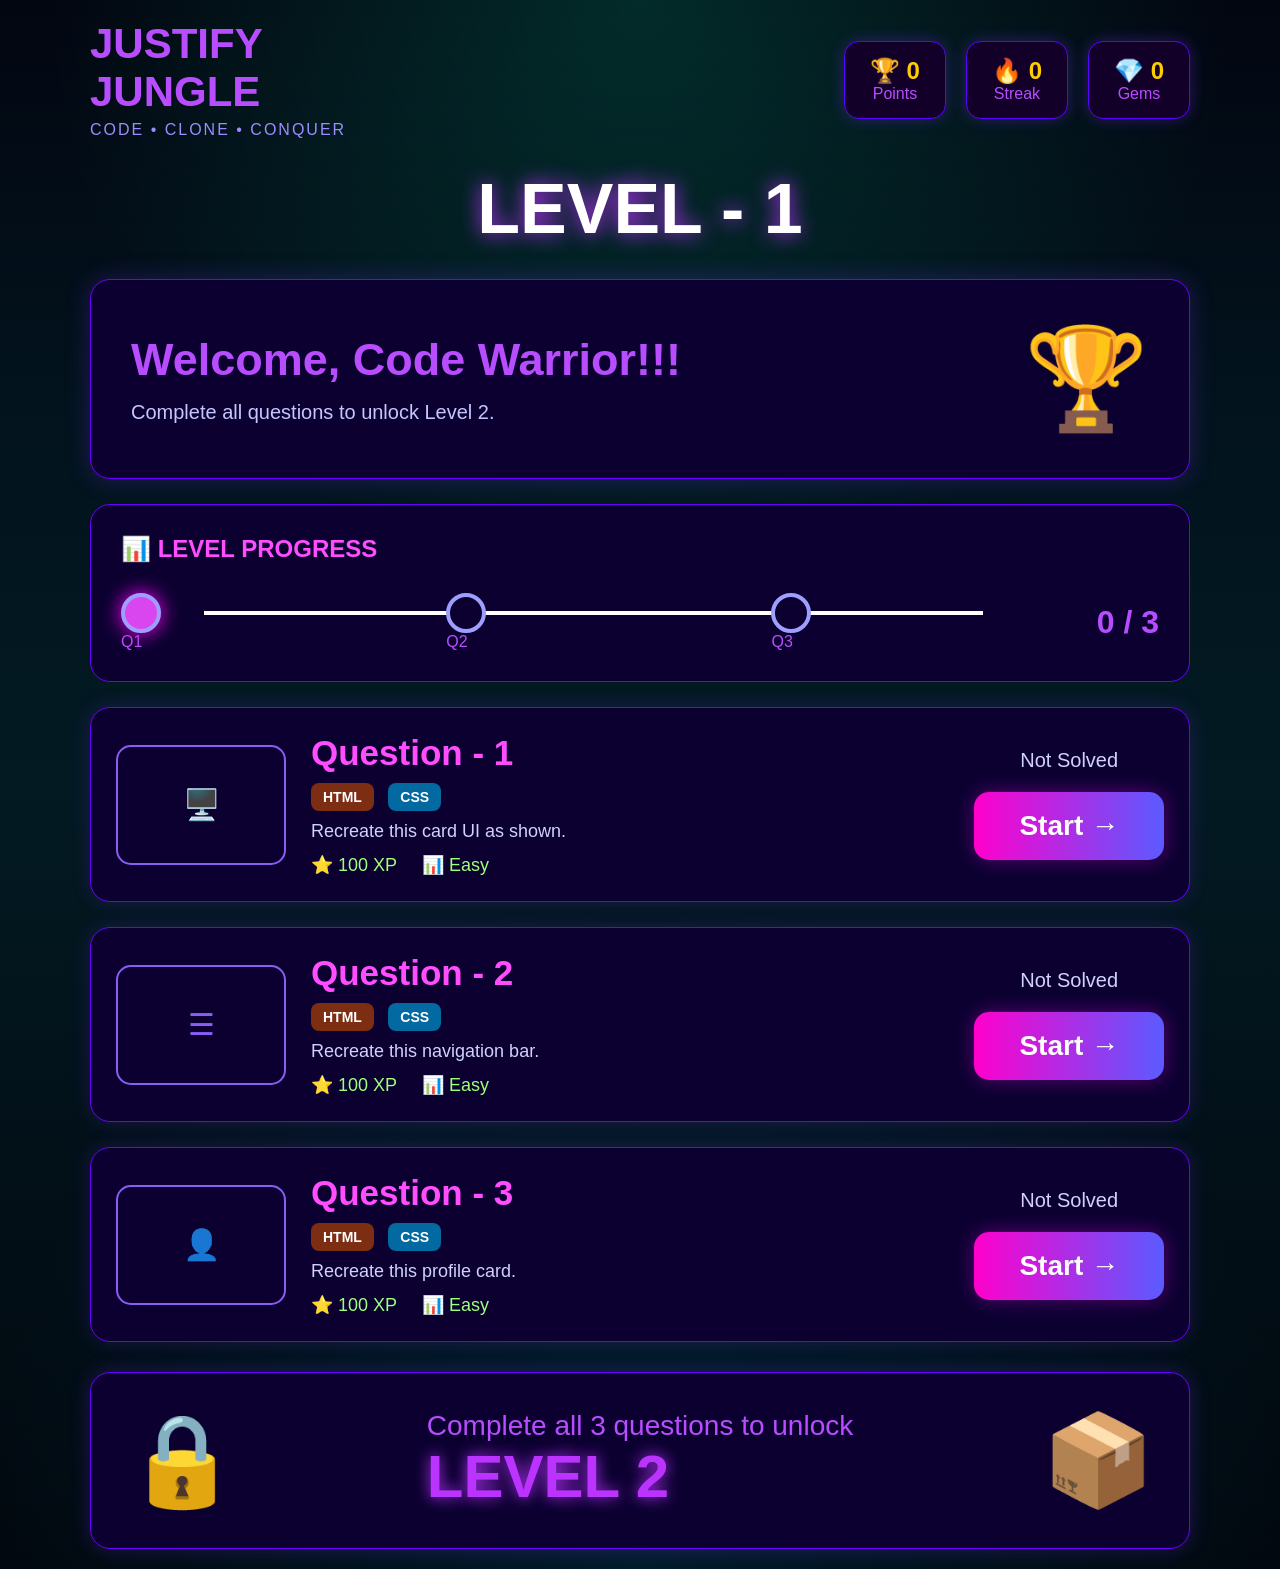
<file: index.html>
<!DOCTYPE html>
<html lang="en">
<head>
  <meta charset="UTF-8" />
  <meta name="viewport" content="width=device-width, initial-scale=1.0"/>
  <title>Code Arena</title>

  <link rel="stylesheet" href="style.css">
  

</head>
<body>

  <div class="container">

    <div class="top-bar">

      <div class="logo">
        <h1>JUSTIFY<span> <BR> JUNGLE</span></h1>
        <p>CODE • CLONE • CONQUER</p>
      </div>

      <div class="stats">

        <div class="stat-box">
          <h2>🏆 0</h2>
          <p>Points</p>
        </div>

        <div class="stat-box">
          <h2>🔥 0</h2>
          <p>Streak</p>
        </div>

        <div class="stat-box">
          <h2>💎 0</h2>
          <p>Gems</p>
        </div>

      </div>

    </div>

    <h1 class="level-title">LEVEL - 1</h1>

    <!-- WELCOME -->

    <div class="welcome">

      <div>
        <h1>Welcome, Code Warrior!!!</h1>
        <p>Complete all questions to unlock Level 2.</p>
      </div>

      <div class="trophy">🏆</div>

    </div>

    <!-- PROGRESS -->

    <div class="progress-box">

      <h2>📊 LEVEL PROGRESS</h2>

      <div class="progress-line">

        <div>
          <div class="circle active"></div>
          <p>Q1</p>
        </div>

        <div>
          <div class="circle"></div>
          <p>Q2</p>
        </div>

        <div>
          <div class="circle"></div>
          <p>Q3</p>
        </div>

        <h1>0 / 3</h1>

      </div>

    </div>

    <!-- QUESTION 1 -->

    <div class="question-card">

      <div class="left">

        <div class="preview">🖥️</div>

        <div class="question-info">

          <h2>Question - 1</h2>

          <div class="tags">
            <span class="tag html">HTML</span>
            <span class="tag css">CSS</span>
          </div>

          <p>Recreate this card UI as shown.</p>

          <div class="details">
            <span>⭐ 100 XP</span>
            <span>📊 Easy</span>
          </div>

        </div>

      </div>

      <div class="right">
        <p>Not Solved</p>
        <button>Start →</button>
      </div>

    </div>

    <!-- QUESTION 2 -->

    <div class="question-card">

      <div class="left">

        <div class="preview">☰</div>

        <div class="question-info">

          <h2>Question - 2</h2>

          <div class="tags">
            <span class="tag html">HTML</span>
            <span class="tag css">CSS</span>
          </div>

          <p>Recreate this navigation bar.</p>

          <div class="details">
            <span>⭐ 100 XP</span>
            <span>📊 Easy</span>
          </div>

        </div>

      </div>

      <div class="right">
        <p>Not Solved</p>
        <button>Start →</button>
      </div>

    </div>

    <!-- QUESTION 3 -->

    <div class="question-card">

      <div class="left">

        <div class="preview">👤</div>

        <div class="question-info">

          <h2>Question - 3</h2>

          <div class="tags">
            <span class="tag html">HTML</span>
            <span class="tag css">CSS</span>
          </div>

          <p>Recreate this profile card.</p>

          <div class="details">
            <span>⭐ 100 XP</span>
            <span>📊 Easy</span>
          </div>

        </div>

      </div>

      <div class="right">
        <p>Not Solved</p>
        <button>Start →</button>
      </div>

    </div>

    <!-- LEVEL 2 -->

    <div class="level2">

      <div class="lock">🔒</div>

      <div>
        <p style="font-size:28px;">Complete all 3 questions to unlock</p>
        <h1>LEVEL 2</h1>
      </div>

      <div class="chest">📦</div>

    </div>

  </div>
<script src="java.js"></script>
</body>
</html>
</file>
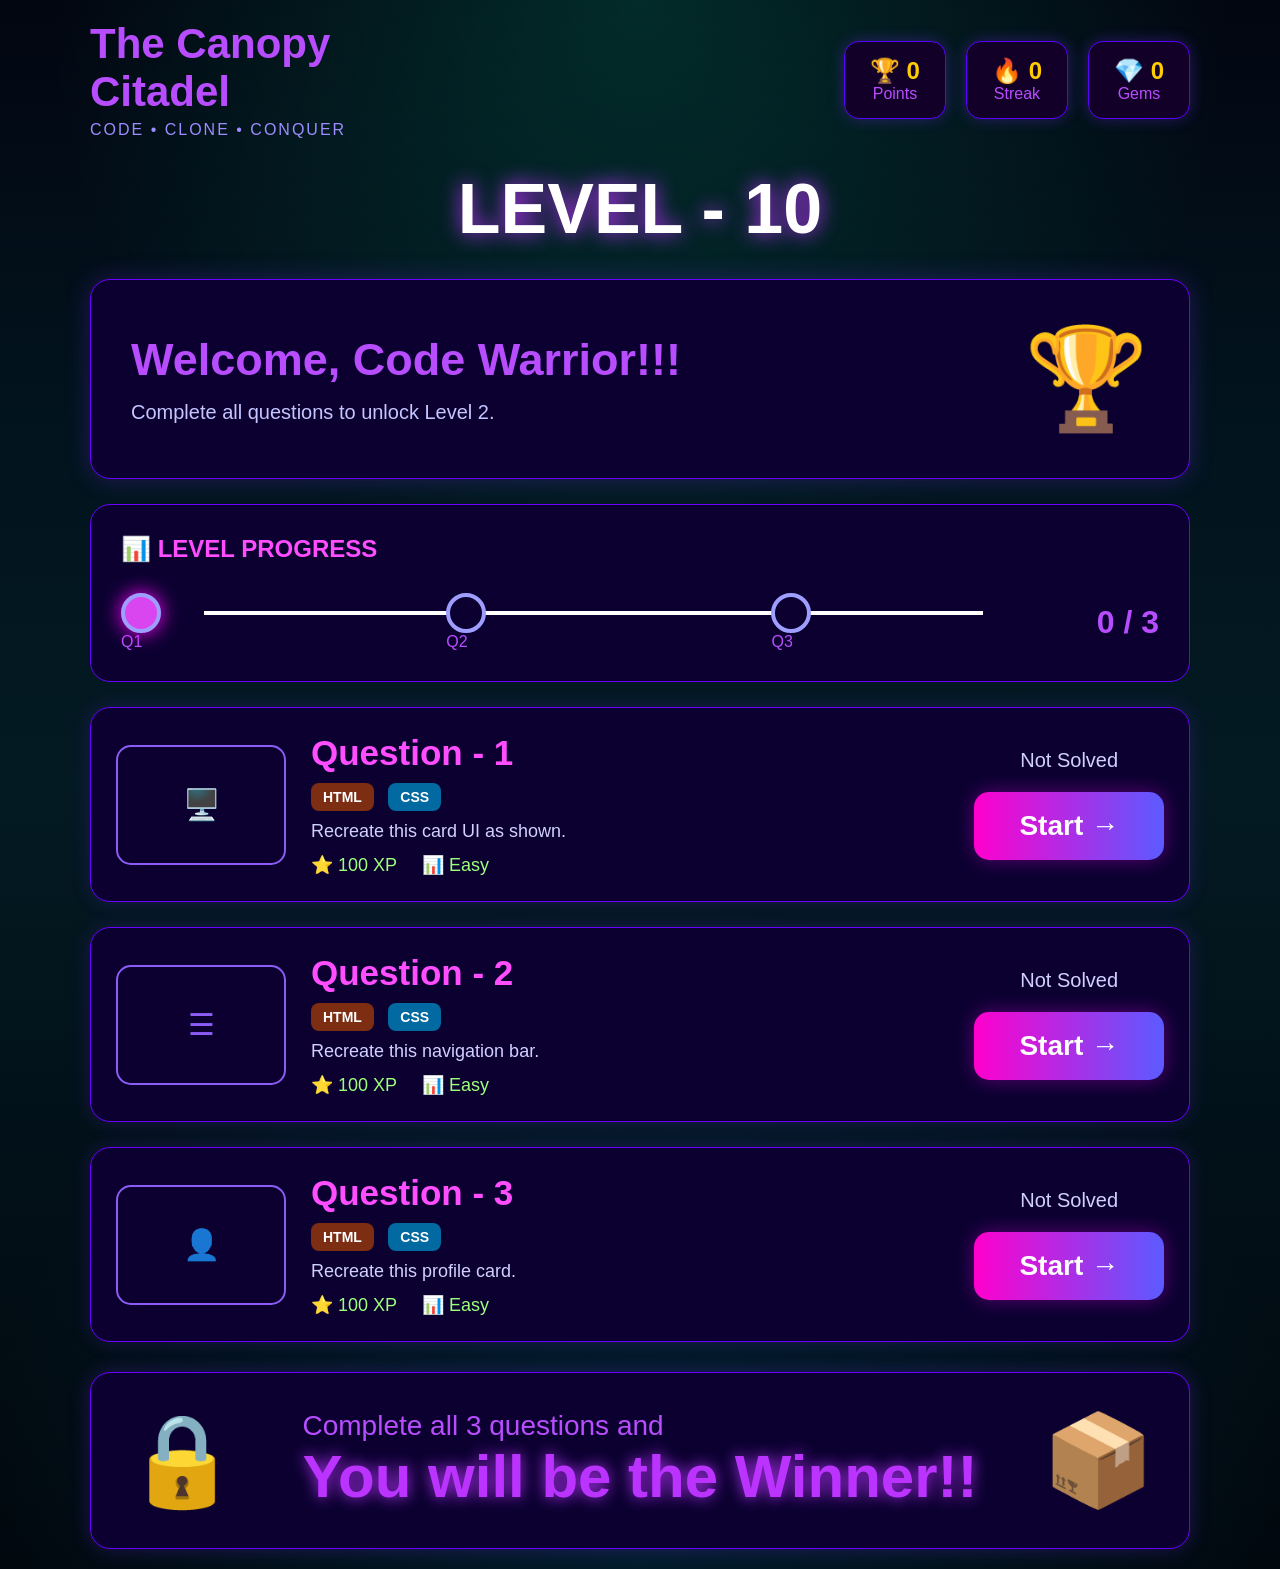
<file: index10.html>
<!DOCTYPE html>
<html lang="en">
<head>
  <meta charset="UTF-8" />
  <meta name="viewport" content="width=device-width, initial-scale=1.0"/>
  <title>Code Arena</title>

  <link rel="stylesheet" href="style.css">
  

</head>
<body>

  <div class="container">

    <div class="top-bar">

      <div class="logo">
        <h1>The Canopy<span> <BR> Citadel</span></h1>
        <p>CODE • CLONE • CONQUER</p>
      </div>

      <div class="stats">

        <div class="stat-box">
          <h2>🏆 0</h2>
          <p>Points</p>
        </div>

        <div class="stat-box">
          <h2>🔥 0</h2>
          <p>Streak</p>
        </div>

        <div class="stat-box">
          <h2>💎 0</h2>
          <p>Gems</p>
        </div>

      </div>

    </div>

    <h1 class="level-title">LEVEL - 10</h1>

    <!-- WELCOME -->

    <div class="welcome">

      <div>
        <h1>Welcome, Code Warrior!!!</h1>
        <p>Complete all questions to unlock Level 2.</p>
      </div>

      <div class="trophy">🏆</div>

    </div>

    <!-- PROGRESS -->

    <div class="progress-box">

      <h2>📊 LEVEL PROGRESS</h2>

      <div class="progress-line">

        <div>
          <div class="circle active"></div>
          <p>Q1</p>
        </div>

        <div>
          <div class="circle"></div>
          <p>Q2</p>
        </div>

        <div>
          <div class="circle"></div>
          <p>Q3</p>
        </div>

        <h1>0 / 3</h1>

      </div>

    </div>

    <!-- QUESTION 1 -->

    <div class="question-card">

      <div class="left">

        <div class="preview">🖥️</div>

        <div class="question-info">

          <h2>Question - 1</h2>

          <div class="tags">
            <span class="tag html">HTML</span>
            <span class="tag css">CSS</span>
          </div>

          <p>Recreate this card UI as shown.</p>

          <div class="details">
            <span>⭐ 100 XP</span>
            <span>📊 Easy</span>
          </div>

        </div>

      </div>

      <div class="right">
        <p>Not Solved</p>
        <button>Start →</button>
      </div>

    </div>

    <!-- QUESTION 2 -->

    <div class="question-card">

      <div class="left">

        <div class="preview">☰</div>

        <div class="question-info">

          <h2>Question - 2</h2>

          <div class="tags">
            <span class="tag html">HTML</span>
            <span class="tag css">CSS</span>
          </div>

          <p>Recreate this navigation bar.</p>

          <div class="details">
            <span>⭐ 100 XP</span>
            <span>📊 Easy</span>
          </div>

        </div>

      </div>

      <div class="right">
        <p>Not Solved</p>
        <button>Start →</button>
      </div>

    </div>

    <!-- QUESTION 3 -->

    <div class="question-card">

      <div class="left">

        <div class="preview">👤</div>

        <div class="question-info">

          <h2>Question - 3</h2>

          <div class="tags">
            <span class="tag html">HTML</span>
            <span class="tag css">CSS</span>
          </div>

          <p>Recreate this profile card.</p>

          <div class="details">
            <span>⭐ 100 XP</span>
            <span>📊 Easy</span>
          </div>

        </div>

      </div>

      <div class="right">
        <p>Not Solved</p>
        <button>Start →</button>
      </div>

    </div>

    <!-- LEVEL 2 -->

    <div class="level2">

      <div class="lock">🔒</div>

      <div>
        <p style="font-size:28px;">Complete all 3 questions and</p>
        <h1>You will be the Winner!!</h1>
      </div>

      <div class="chest">📦</div>

    </div>

  </div>
<script src="java.js"></script>
</body>
</html>
</file>
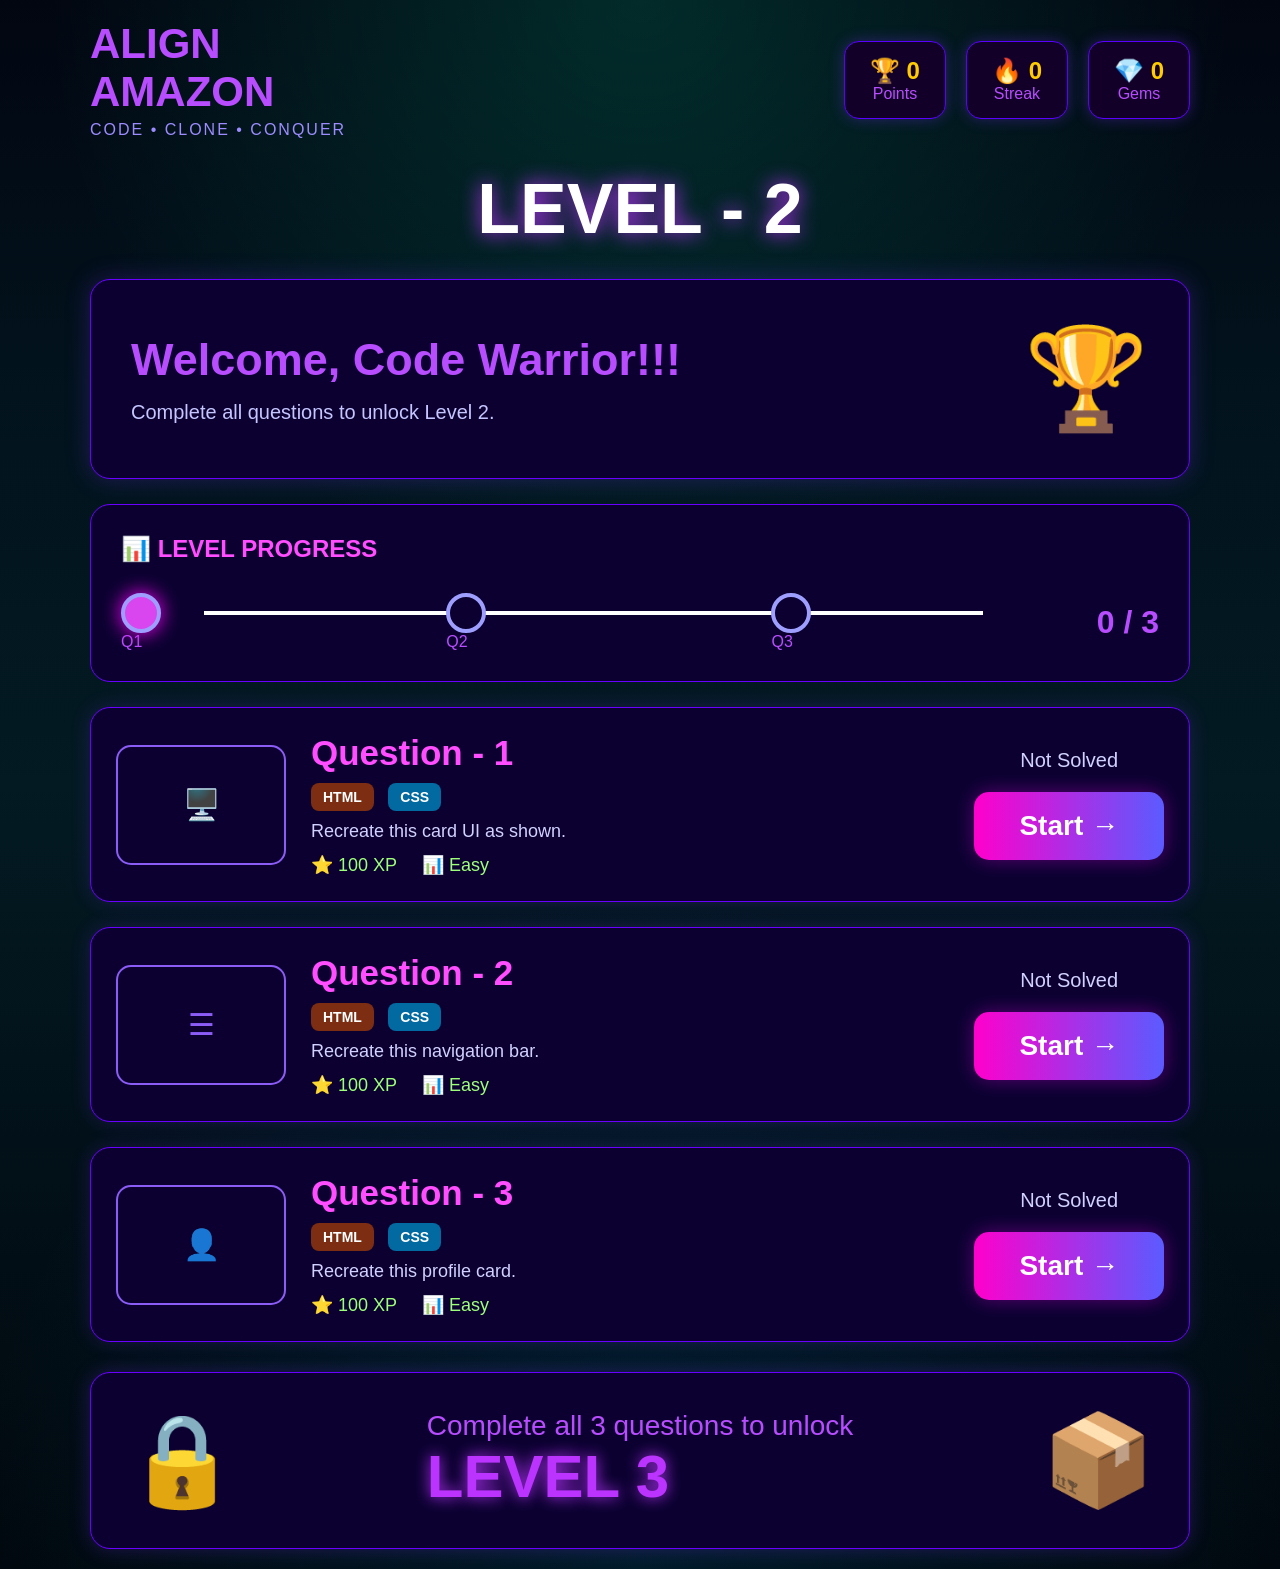
<file: index2.html>
<!DOCTYPE html>
<html lang="en">
<head>
  <meta charset="UTF-8" />
  <meta name="viewport" content="width=device-width, initial-scale=1.0"/>
  <title>Code Arena</title>

  <link rel="stylesheet" href="style.css">
  

</head>
<body>

  <div class="container">

    <div class="top-bar">

      <div class="logo">
        <h1>ALIGN<span> <BR>AMAZON</span></h1>
        <p>CODE • CLONE • CONQUER</p>
      </div>

      <div class="stats">

        <div class="stat-box">
          <h2>🏆 0</h2>
          <p>Points</p>
        </div>

        <div class="stat-box">
          <h2>🔥 0</h2>
          <p>Streak</p>
        </div>

        <div class="stat-box">
          <h2>💎 0</h2>
          <p>Gems</p>
        </div>

      </div>

    </div>

    <h1 class="level-title">LEVEL - 2</h1>

    <!-- WELCOME -->

    <div class="welcome">

      <div>
        <h1>Welcome, Code Warrior!!!</h1>
        <p>Complete all questions to unlock Level 2.</p>
      </div>

      <div class="trophy">🏆</div>

    </div>

    <!-- PROGRESS -->

    <div class="progress-box">

      <h2>📊 LEVEL PROGRESS</h2>

      <div class="progress-line">

        <div>
          <div class="circle active"></div>
          <p>Q1</p>
        </div>

        <div>
          <div class="circle"></div>
          <p>Q2</p>
        </div>

        <div>
          <div class="circle"></div>
          <p>Q3</p>
        </div>

        <h1>0 / 3</h1>

      </div>

    </div>

    <!-- QUESTION 1 -->

    <div class="question-card">

      <div class="left">

        <div class="preview">🖥️</div>

        <div class="question-info">

          <h2>Question - 1</h2>

          <div class="tags">
            <span class="tag html">HTML</span>
            <span class="tag css">CSS</span>
          </div>

          <p>Recreate this card UI as shown.</p>

          <div class="details">
            <span>⭐ 100 XP</span>
            <span>📊 Easy</span>
          </div>

        </div>

      </div>

      <div class="right">
        <p>Not Solved</p>
        <button>Start →</button>
      </div>

    </div>

    <!-- QUESTION 2 -->

    <div class="question-card">

      <div class="left">

        <div class="preview">☰</div>

        <div class="question-info">

          <h2>Question - 2</h2>

          <div class="tags">
            <span class="tag html">HTML</span>
            <span class="tag css">CSS</span>
          </div>

          <p>Recreate this navigation bar.</p>

          <div class="details">
            <span>⭐ 100 XP</span>
            <span>📊 Easy</span>
          </div>

        </div>

      </div>

      <div class="right">
        <p>Not Solved</p>
        <button>Start →</button>
      </div>

    </div>

    <!-- QUESTION 3 -->

    <div class="question-card">

      <div class="left">

        <div class="preview">👤</div>

        <div class="question-info">

          <h2>Question - 3</h2>

          <div class="tags">
            <span class="tag html">HTML</span>
            <span class="tag css">CSS</span>
          </div>

          <p>Recreate this profile card.</p>

          <div class="details">
            <span>⭐ 100 XP</span>
            <span>📊 Easy</span>
          </div>

        </div>

      </div>

      <div class="right">
        <p>Not Solved</p>
        <button>Start →</button>
      </div>

    </div>

    <!-- LEVEL 2 -->

    <div class="level2">

      <div class="lock">🔒</div>

      <div>
        <p style="font-size:28px;">Complete all 3 questions to unlock</p>
        <h1>LEVEL 3</h1>
      </div>

      <div class="chest">📦</div>

    </div>

  </div>
  <script src="java.js"></script>

</body>
</html>
</file>
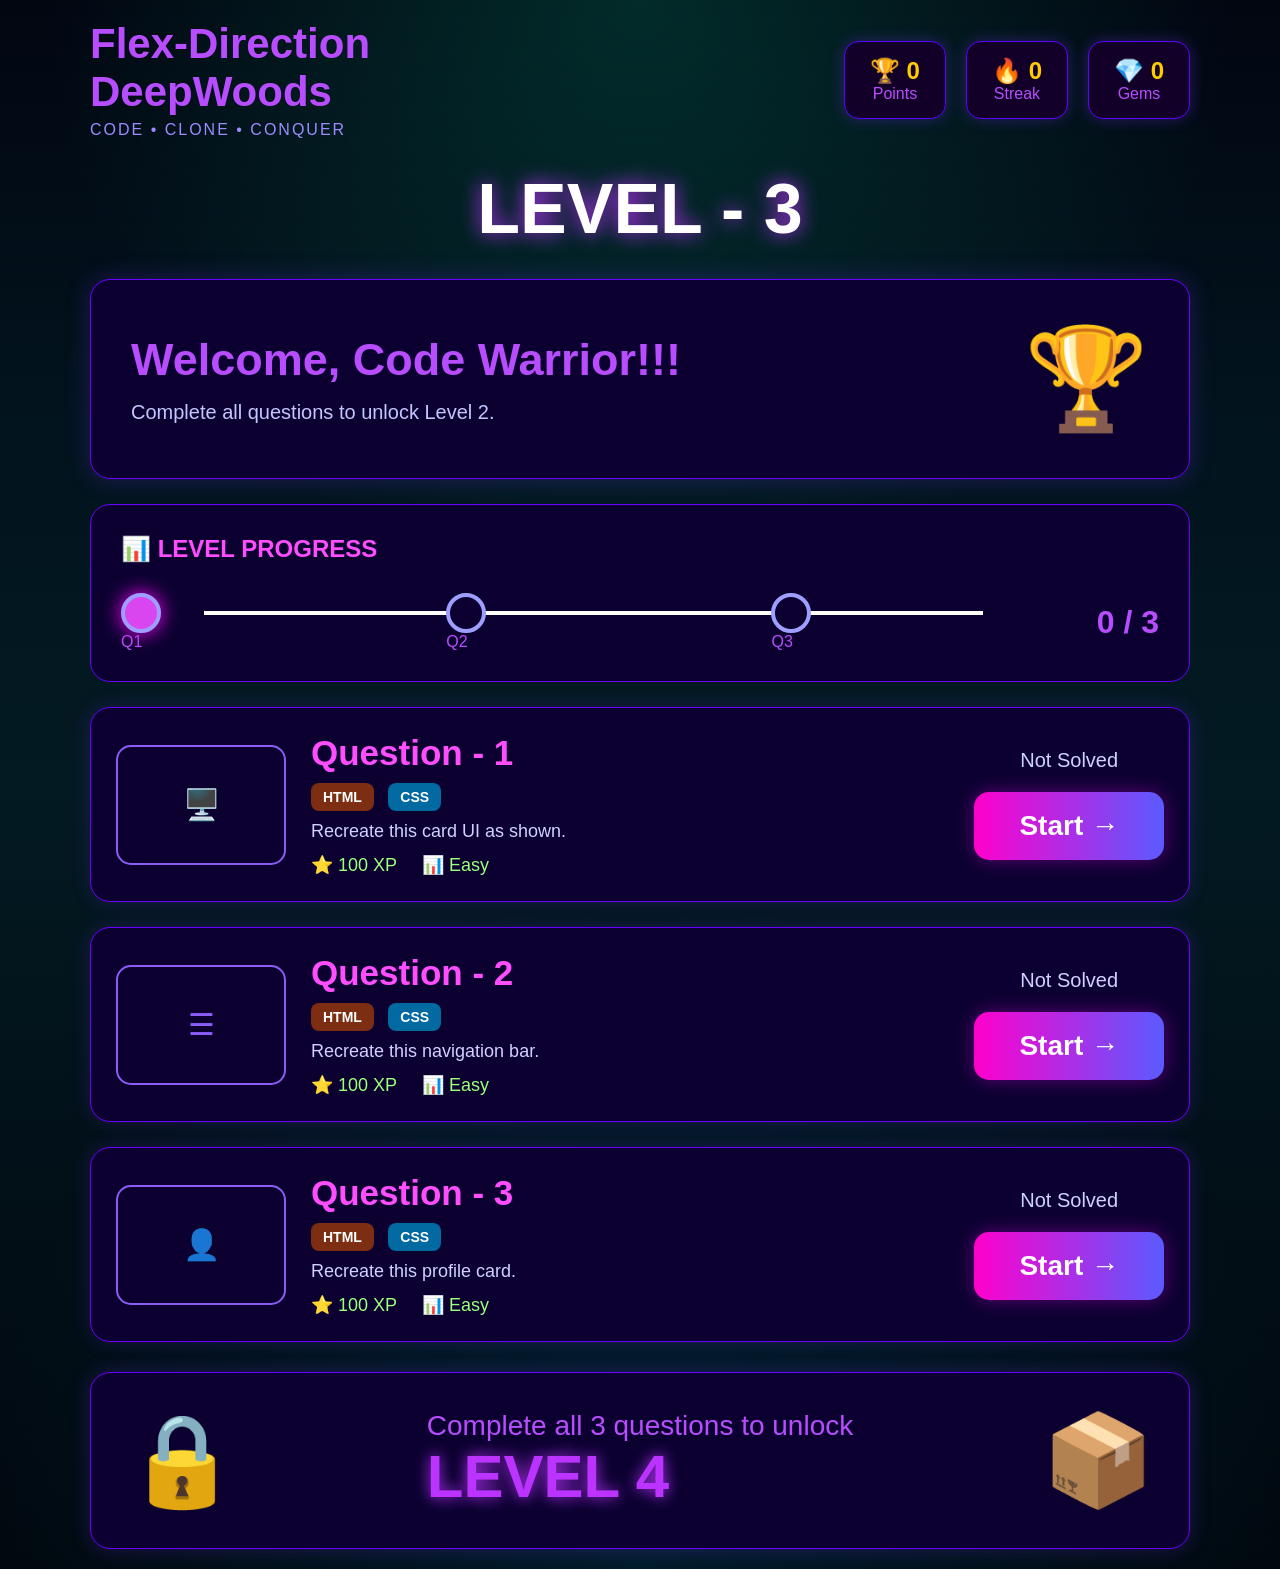
<file: index3.html>
<!DOCTYPE html>
<html lang="en">
<head>
  <meta charset="UTF-8" />
  <meta name="viewport" content="width=device-width, initial-scale=1.0"/>
  <title>Code Arena</title>

  <link rel="stylesheet" href="style.css">
  

</head>
<body>

  <div class="container">

    <div class="top-bar">

      <div class="logo">
        <h1>Flex-Direction<span> <BR>DeepWoods </span></h1>
        <p>CODE • CLONE • CONQUER</p>
      </div>

      <div class="stats">

        <div class="stat-box">
          <h2>🏆 0</h2>
          <p>Points</p>
        </div>

        <div class="stat-box">
          <h2>🔥 0</h2>
          <p>Streak</p>
        </div>

        <div class="stat-box">
          <h2>💎 0</h2>
          <p>Gems</p>
        </div>

      </div>

    </div>

    <h1 class="level-title">LEVEL - 3</h1>

    <!-- WELCOME -->

    <div class="welcome">

      <div>
        <h1>Welcome, Code Warrior!!!</h1>
        <p>Complete all questions to unlock Level 2.</p>
      </div>

      <div class="trophy">🏆</div>

    </div>

    <!-- PROGRESS -->

    <div class="progress-box">

      <h2>📊 LEVEL PROGRESS</h2>

      <div class="progress-line">

        <div>
          <div class="circle active"></div>
          <p>Q1</p>
        </div>

        <div>
          <div class="circle"></div>
          <p>Q2</p>
        </div>

        <div>
          <div class="circle"></div>
          <p>Q3</p>
        </div>

        <h1>0 / 3</h1>

      </div>

    </div>

    <!-- QUESTION 1 -->

    <div class="question-card">

      <div class="left">

        <div class="preview">🖥️</div>

        <div class="question-info">

          <h2>Question - 1</h2>

          <div class="tags">
            <span class="tag html">HTML</span>
            <span class="tag css">CSS</span>
          </div>

          <p>Recreate this card UI as shown.</p>

          <div class="details">
            <span>⭐ 100 XP</span>
            <span>📊 Easy</span>
          </div>

        </div>

      </div>

      <div class="right">
        <p>Not Solved</p>
        <button>Start →</button>
      </div>

    </div>

    <!-- QUESTION 2 -->

    <div class="question-card">

      <div class="left">

        <div class="preview">☰</div>

        <div class="question-info">

          <h2>Question - 2</h2>

          <div class="tags">
            <span class="tag html">HTML</span>
            <span class="tag css">CSS</span>
          </div>

          <p>Recreate this navigation bar.</p>

          <div class="details">
            <span>⭐ 100 XP</span>
            <span>📊 Easy</span>
          </div>

        </div>

      </div>

      <div class="right">
        <p>Not Solved</p>
        <button>Start →</button>
      </div>

    </div>

    <!-- QUESTION 3 -->

    <div class="question-card">

      <div class="left">

        <div class="preview">👤</div>

        <div class="question-info">

          <h2>Question - 3</h2>

          <div class="tags">
            <span class="tag html">HTML</span>
            <span class="tag css">CSS</span>
          </div>

          <p>Recreate this profile card.</p>

          <div class="details">
            <span>⭐ 100 XP</span>
            <span>📊 Easy</span>
          </div>

        </div>

      </div>

      <div class="right">
        <p>Not Solved</p>
        <button>Start →</button>
      </div>

    </div>

    <!-- LEVEL 2 -->

    <div class="level2">

      <div class="lock">🔒</div>

      <div>
        <p style="font-size:28px;">Complete all 3 questions to unlock</p>
        <h1>LEVEL 4</h1>
      </div>

      <div class="chest">📦</div>

    </div>

  </div>
  <script src="java.js"></script>

</body>
</html>
</file>
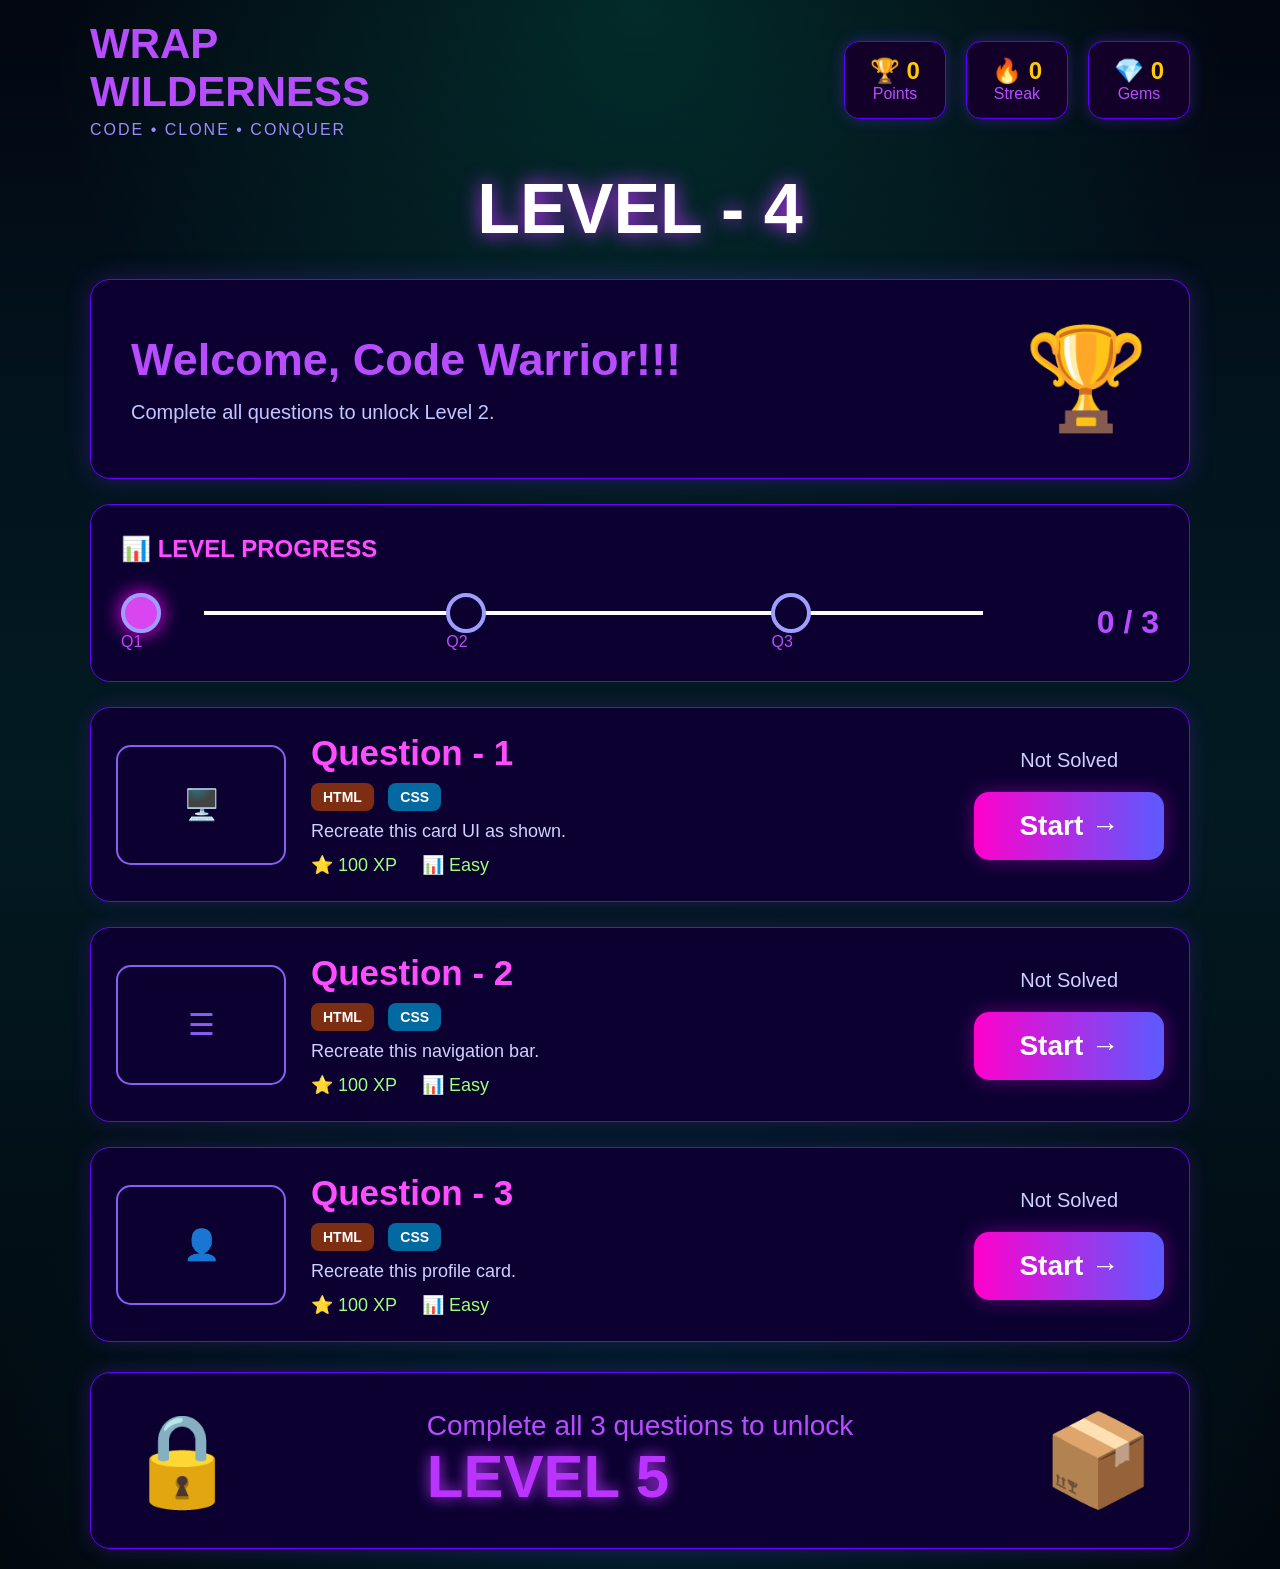
<file: index4.html>
<!DOCTYPE html>
<html lang="en">
<head>
  <meta charset="UTF-8" />
  <meta name="viewport" content="width=device-width, initial-scale=1.0"/>
  <title>Code Arena</title>

  <link rel="stylesheet" href="style.css">
  

</head>
<body>

  <div class="container">

    <div class="top-bar">

      <div class="logo">
        <h1>WRAP<span> <BR> WILDERNESS</span></h1>
        <p>CODE • CLONE • CONQUER</p>
      </div>

      <div class="stats">

        <div class="stat-box">
          <h2>🏆 0</h2>
          <p>Points</p>
        </div>

        <div class="stat-box">
          <h2>🔥 0</h2>
          <p>Streak</p>
        </div>

        <div class="stat-box">
          <h2>💎 0</h2>
          <p>Gems</p>
        </div>

      </div>

    </div>

    <h1 class="level-title">LEVEL - 4</h1>

    <!-- WELCOME -->

    <div class="welcome">

      <div>
        <h1>Welcome, Code Warrior!!!</h1>
        <p>Complete all questions to unlock Level 2.</p>
      </div>

      <div class="trophy">🏆</div>

    </div>

    <!-- PROGRESS -->

    <div class="progress-box">

      <h2>📊 LEVEL PROGRESS</h2>

      <div class="progress-line">

        <div>
          <div class="circle active"></div>
          <p>Q1</p>
        </div>

        <div>
          <div class="circle"></div>
          <p>Q2</p>
        </div>

        <div>
          <div class="circle"></div>
          <p>Q3</p>
        </div>

        <h1>0 / 3</h1>

      </div>

    </div>

    <!-- QUESTION 1 -->

    <div class="question-card">

      <div class="left">

        <div class="preview">🖥️</div>

        <div class="question-info">

          <h2>Question - 1</h2>

          <div class="tags">
            <span class="tag html">HTML</span>
            <span class="tag css">CSS</span>
          </div>

          <p>Recreate this card UI as shown.</p>

          <div class="details">
            <span>⭐ 100 XP</span>
            <span>📊 Easy</span>
          </div>

        </div>

      </div>

      <div class="right">
        <p>Not Solved</p>
        <button>Start →</button>
      </div>

    </div>

    <!-- QUESTION 2 -->

    <div class="question-card">

      <div class="left">

        <div class="preview">☰</div>

        <div class="question-info">

          <h2>Question - 2</h2>

          <div class="tags">
            <span class="tag html">HTML</span>
            <span class="tag css">CSS</span>
          </div>

          <p>Recreate this navigation bar.</p>

          <div class="details">
            <span>⭐ 100 XP</span>
            <span>📊 Easy</span>
          </div>

        </div>

      </div>

      <div class="right">
        <p>Not Solved</p>
        <button>Start →</button>
      </div>

    </div>

    <!-- QUESTION 3 -->

    <div class="question-card">

      <div class="left">

        <div class="preview">👤</div>

        <div class="question-info">

          <h2>Question - 3</h2>

          <div class="tags">
            <span class="tag html">HTML</span>
            <span class="tag css">CSS</span>
          </div>

          <p>Recreate this profile card.</p>

          <div class="details">
            <span>⭐ 100 XP</span>
            <span>📊 Easy</span>
          </div>

        </div>

      </div>

      <div class="right">
        <p>Not Solved</p>
        <button>Start →</button>
      </div>

    </div>

    <!-- LEVEL 2 -->

    <div class="level2">

      <div class="lock">🔒</div>

      <div>
        <p style="font-size:28px;">Complete all 3 questions to unlock</p>
        <h1>LEVEL 5</h1>
      </div>

      <div class="chest">📦</div>

    </div>

  </div>
  <script src="java.js"></script>

</body>
</html>
</file>
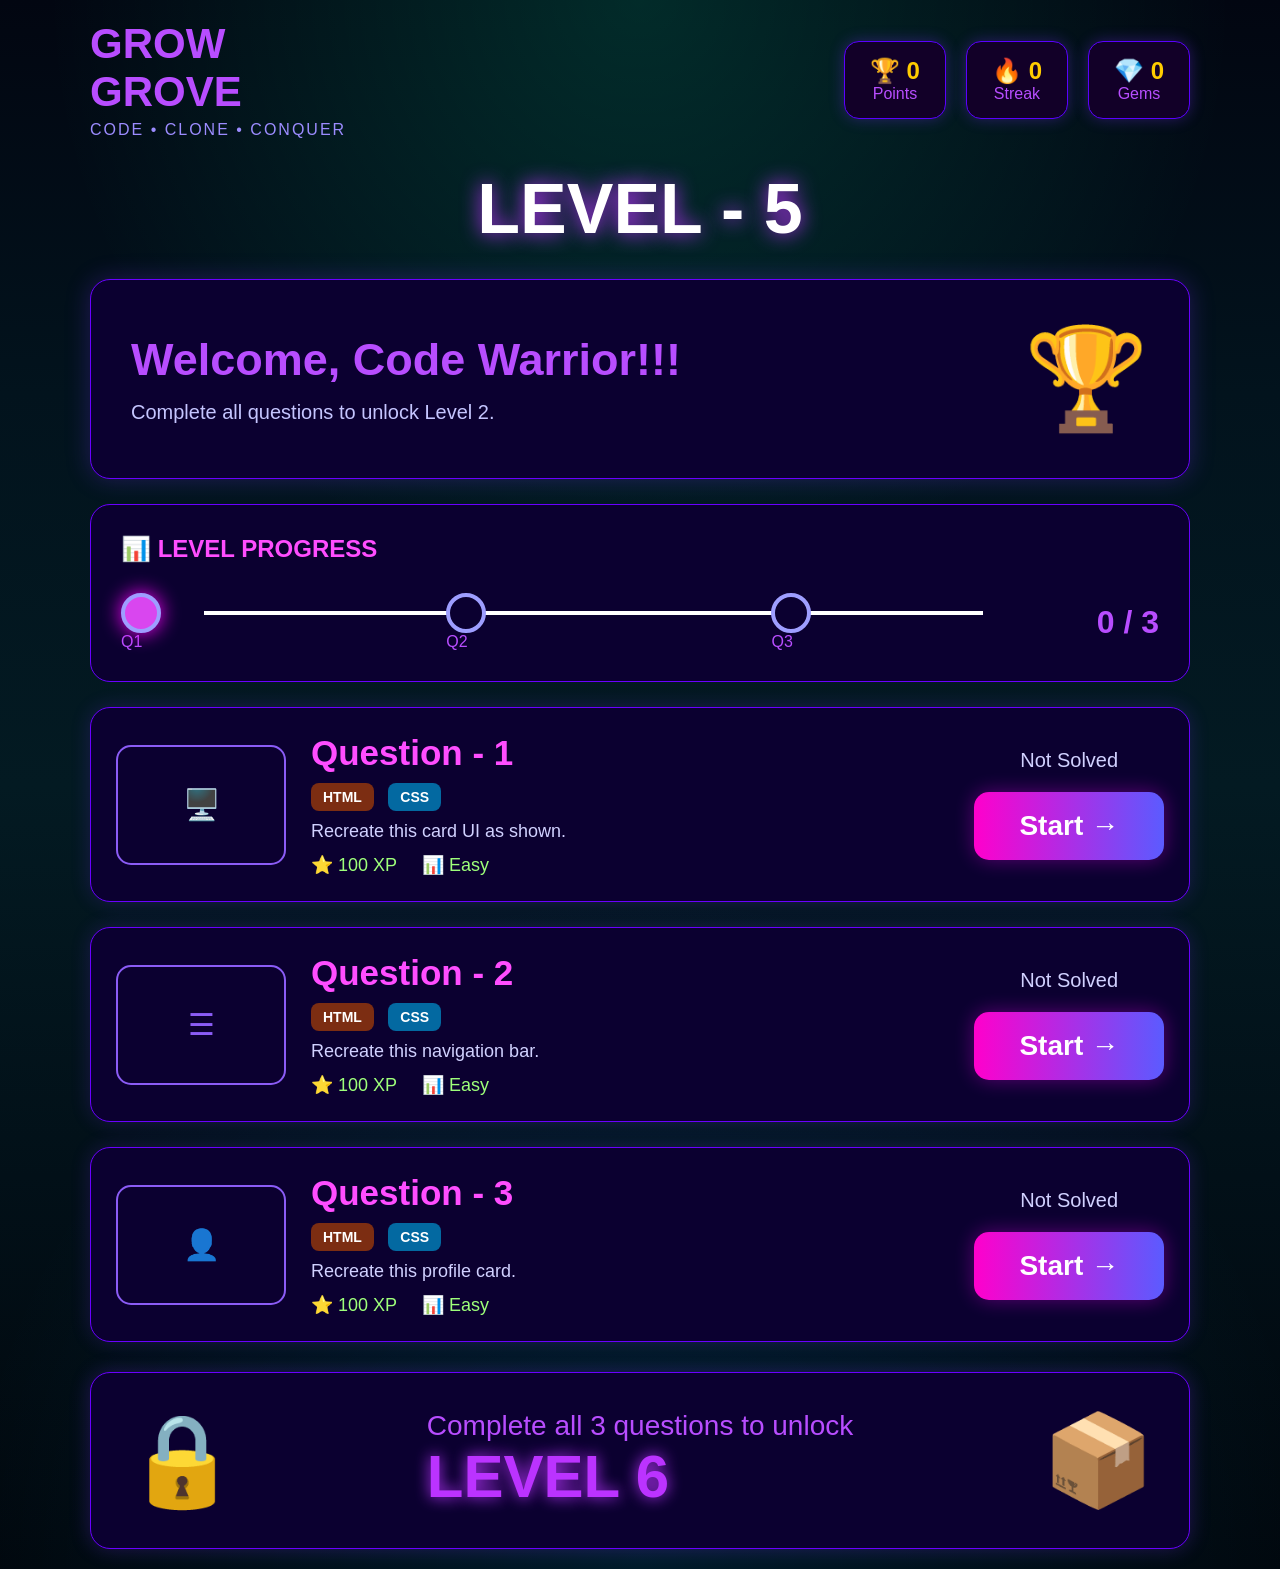
<file: index5.html>
<!DOCTYPE html>
<html lang="en">
<head>
  <meta charset="UTF-8" />
  <meta name="viewport" content="width=device-width, initial-scale=1.0"/>
  <title>Code Arena</title>

  <link rel="stylesheet" href="style.css">
  

</head>
<body>

  <div class="container">

    <div class="top-bar">

      <div class="logo">
        <h1>GROW<span> <BR> GROVE</span></h1>
        <p>CODE • CLONE • CONQUER</p>
      </div>

      <div class="stats">

        <div class="stat-box">
          <h2>🏆 0</h2>
          <p>Points</p>
        </div>

        <div class="stat-box">
          <h2>🔥 0</h2>
          <p>Streak</p>
        </div>

        <div class="stat-box">
          <h2>💎 0</h2>
          <p>Gems</p>
        </div>

      </div>

    </div>

    <h1 class="level-title">LEVEL - 5</h1>

    <!-- WELCOME -->

    <div class="welcome">

      <div>
        <h1>Welcome, Code Warrior!!!</h1>
        <p>Complete all questions to unlock Level 2.</p>
      </div>

      <div class="trophy">🏆</div>

    </div>

    <!-- PROGRESS -->

    <div class="progress-box">

      <h2>📊 LEVEL PROGRESS</h2>

      <div class="progress-line">

        <div>
          <div class="circle active"></div>
          <p>Q1</p>
        </div>

        <div>
          <div class="circle"></div>
          <p>Q2</p>
        </div>

        <div>
          <div class="circle"></div>
          <p>Q3</p>
        </div>

        <h1>0 / 3</h1>

      </div>

    </div>

    <!-- QUESTION 1 -->

    <div class="question-card">

      <div class="left">

        <div class="preview">🖥️</div>

        <div class="question-info">

          <h2>Question - 1</h2>

          <div class="tags">
            <span class="tag html">HTML</span>
            <span class="tag css">CSS</span>
          </div>

          <p>Recreate this card UI as shown.</p>

          <div class="details">
            <span>⭐ 100 XP</span>
            <span>📊 Easy</span>
          </div>

        </div>

      </div>

      <div class="right">
        <p>Not Solved</p>
        <button>Start →</button>
      </div>

    </div>

    <!-- QUESTION 2 -->

    <div class="question-card">

      <div class="left">

        <div class="preview">☰</div>

        <div class="question-info">

          <h2>Question - 2</h2>

          <div class="tags">
            <span class="tag html">HTML</span>
            <span class="tag css">CSS</span>
          </div>

          <p>Recreate this navigation bar.</p>

          <div class="details">
            <span>⭐ 100 XP</span>
            <span>📊 Easy</span>
          </div>

        </div>

      </div>

      <div class="right">
        <p>Not Solved</p>
        <button>Start →</button>
      </div>

    </div>

    <!-- QUESTION 3 -->

    <div class="question-card">

      <div class="left">

        <div class="preview">👤</div>

        <div class="question-info">

          <h2>Question - 3</h2>

          <div class="tags">
            <span class="tag html">HTML</span>
            <span class="tag css">CSS</span>
          </div>

          <p>Recreate this profile card.</p>

          <div class="details">
            <span>⭐ 100 XP</span>
            <span>📊 Easy</span>
          </div>

        </div>

      </div>

      <div class="right">
        <p>Not Solved</p>
        <button>Start →</button>
      </div>

    </div>

    <!-- LEVEL 2 -->

    <div class="level2">

      <div class="lock">🔒</div>

      <div>
        <p style="font-size:28px;">Complete all 3 questions to unlock</p>
        <h1>LEVEL 6</h1>
      </div>

      <div class="chest">📦</div>

    </div>

  </div>
<script src="java.js"></script>
</body>
</html>
</file>
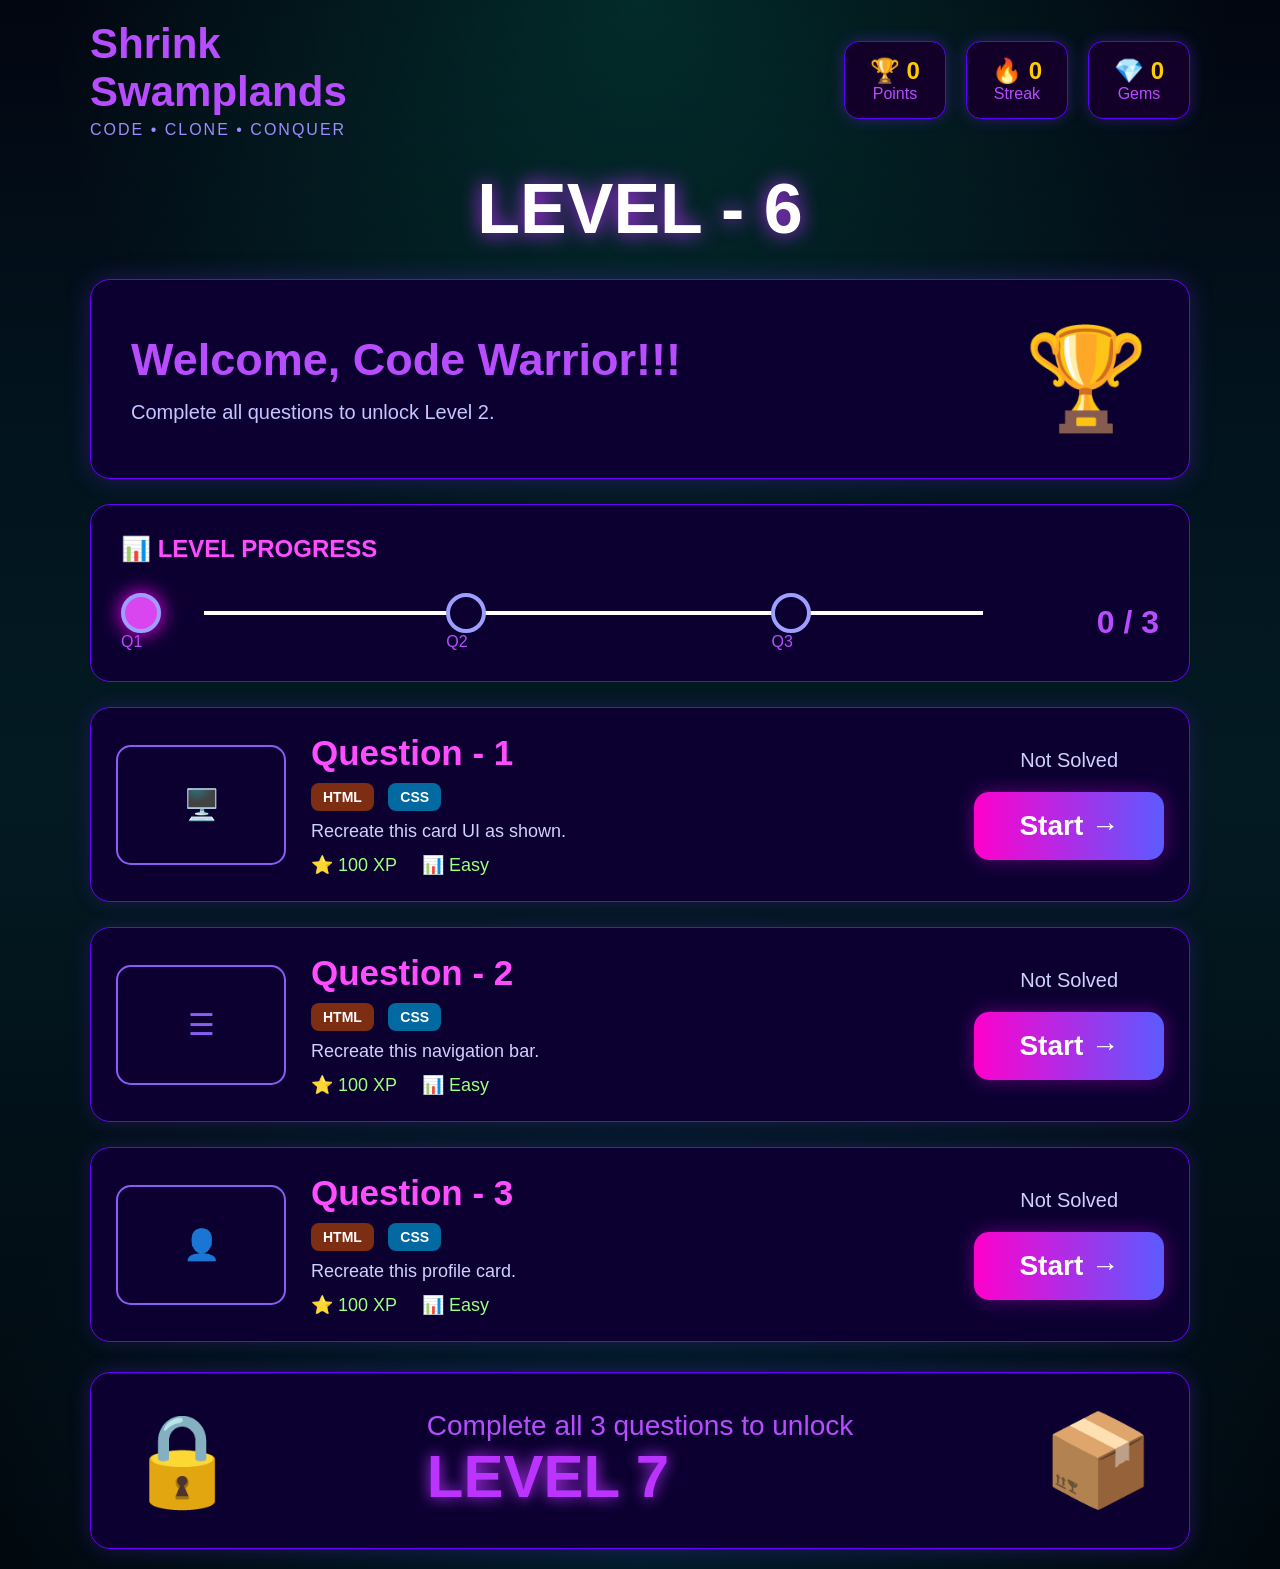
<file: index6.html>
<!DOCTYPE html>
<html lang="en">
<head>
  <meta charset="UTF-8" />
  <meta name="viewport" content="width=device-width, initial-scale=1.0"/>
  <title>Code Arena</title>

  <link rel="stylesheet" href="style.css">
  

</head>
<body>

  <div class="container">

    <div class="top-bar">

      <div class="logo">
        <h1>Shrink<span> <BR> Swamplands</span></h1>
        <p>CODE • CLONE • CONQUER</p>
      </div>

      <div class="stats">

        <div class="stat-box">
          <h2>🏆 0</h2>
          <p>Points</p>
        </div>

        <div class="stat-box">
          <h2>🔥 0</h2>
          <p>Streak</p>
        </div>

        <div class="stat-box">
          <h2>💎 0</h2>
          <p>Gems</p>
        </div>

      </div>

    </div>

    <h1 class="level-title">LEVEL - 6</h1>

    <!-- WELCOME -->

    <div class="welcome">

      <div>
        <h1>Welcome, Code Warrior!!!</h1>
        <p>Complete all questions to unlock Level 2.</p>
      </div>

      <div class="trophy">🏆</div>

    </div>

    <!-- PROGRESS -->

    <div class="progress-box">

      <h2>📊 LEVEL PROGRESS</h2>

      <div class="progress-line">

        <div>
          <div class="circle active"></div>
          <p>Q1</p>
        </div>

        <div>
          <div class="circle"></div>
          <p>Q2</p>
        </div>

        <div>
          <div class="circle"></div>
          <p>Q3</p>
        </div>

        <h1>0 / 3</h1>

      </div>

    </div>

    <!-- QUESTION 1 -->

    <div class="question-card">

      <div class="left">

        <div class="preview">🖥️</div>

        <div class="question-info">

          <h2>Question - 1</h2>

          <div class="tags">
            <span class="tag html">HTML</span>
            <span class="tag css">CSS</span>
          </div>

          <p>Recreate this card UI as shown.</p>

          <div class="details">
            <span>⭐ 100 XP</span>
            <span>📊 Easy</span>
          </div>

        </div>

      </div>

      <div class="right">
        <p>Not Solved</p>
        <button>Start →</button>
      </div>

    </div>

    <!-- QUESTION 2 -->

    <div class="question-card">

      <div class="left">

        <div class="preview">☰</div>

        <div class="question-info">

          <h2>Question - 2</h2>

          <div class="tags">
            <span class="tag html">HTML</span>
            <span class="tag css">CSS</span>
          </div>

          <p>Recreate this navigation bar.</p>

          <div class="details">
            <span>⭐ 100 XP</span>
            <span>📊 Easy</span>
          </div>

        </div>

      </div>

      <div class="right">
        <p>Not Solved</p>
        <button>Start →</button>
      </div>

    </div>

    <!-- QUESTION 3 -->

    <div class="question-card">

      <div class="left">

        <div class="preview">👤</div>

        <div class="question-info">

          <h2>Question - 3</h2>

          <div class="tags">
            <span class="tag html">HTML</span>
            <span class="tag css">CSS</span>
          </div>

          <p>Recreate this profile card.</p>

          <div class="details">
            <span>⭐ 100 XP</span>
            <span>📊 Easy</span>
          </div>

        </div>

      </div>

      <div class="right">
        <p>Not Solved</p>
        <button>Start →</button>
      </div>

    </div>

    <!-- LEVEL 2 -->

    <div class="level2">

      <div class="lock">🔒</div>

      <div>
        <p style="font-size:28px;">Complete all 3 questions to unlock</p>
        <h1>LEVEL 7</h1>
      </div>

      <div class="chest">📦</div>

    </div>

  </div>
  <script src="java.js"></script>

</body>
</html>
</file>
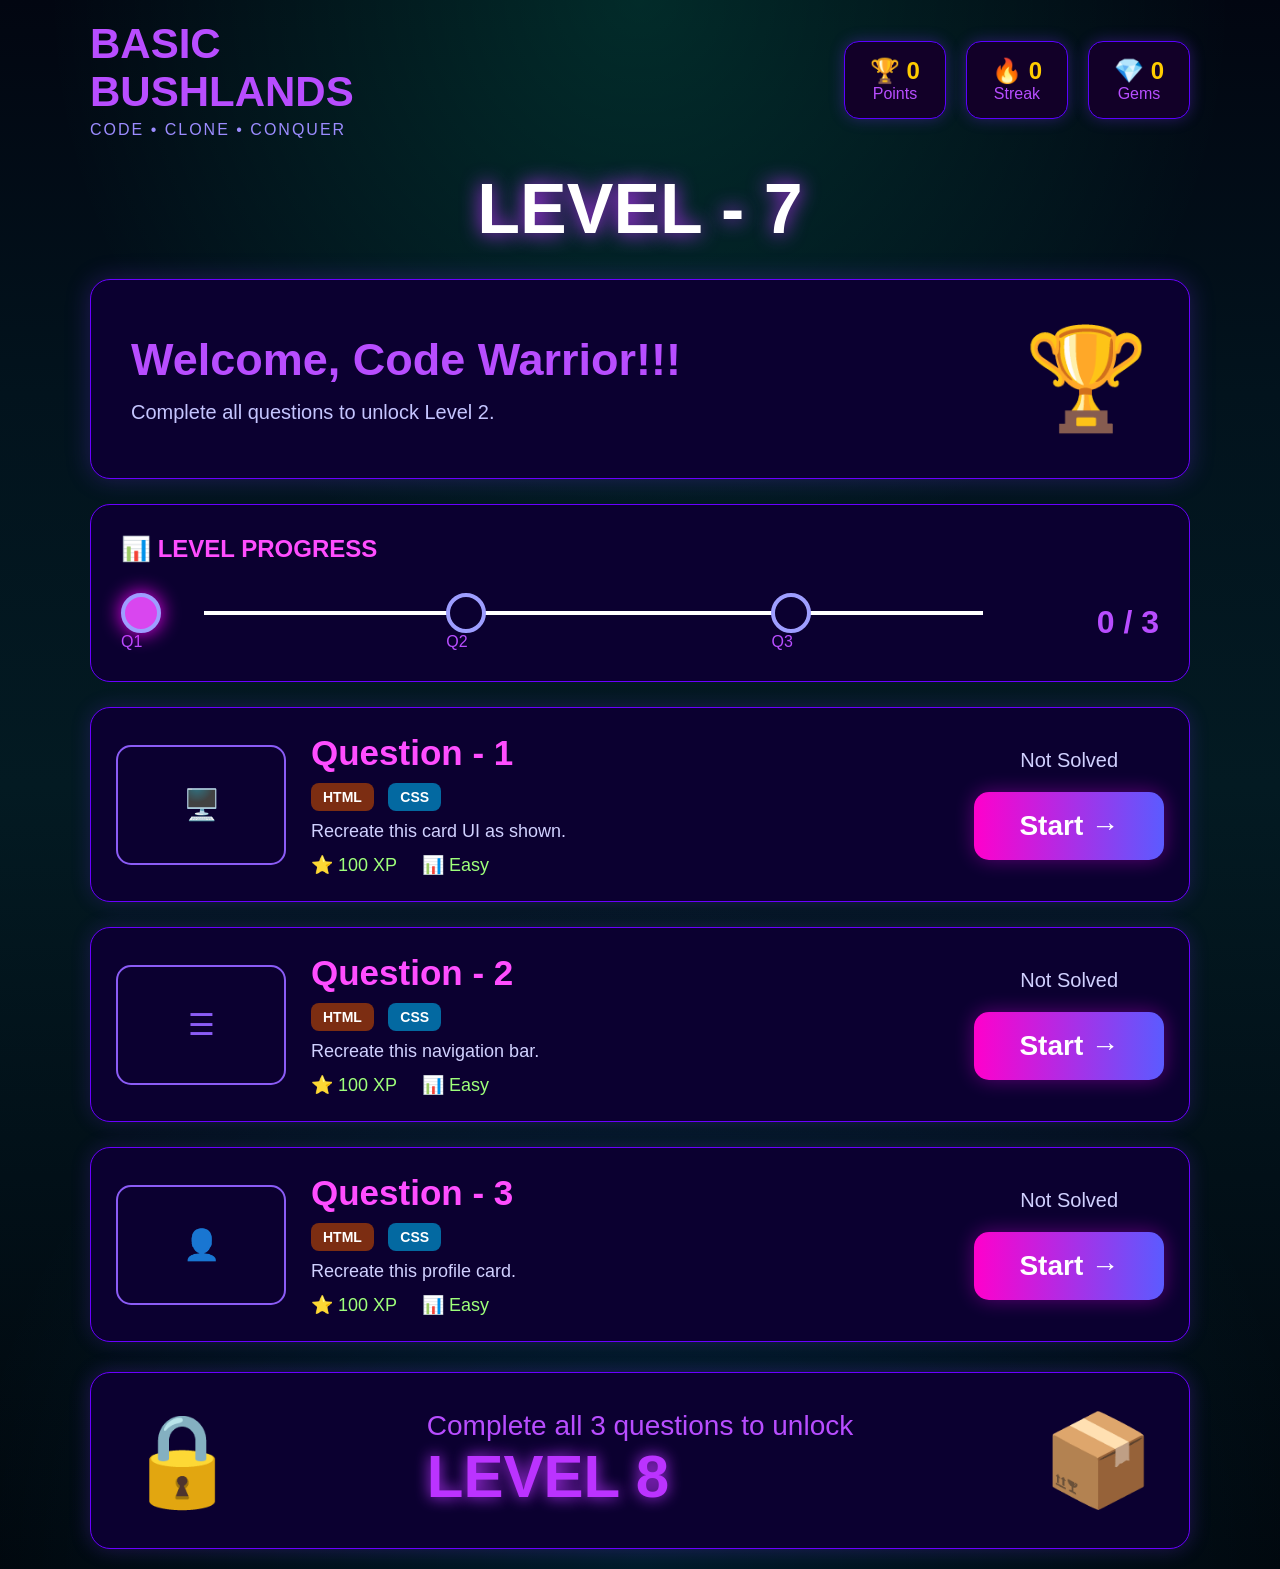
<file: index7.html>
<!DOCTYPE html>
<html lang="en">
<head>
  <meta charset="UTF-8" />
  <meta name="viewport" content="width=device-width, initial-scale=1.0"/>
  <title>Code Arena</title>

  <link rel="stylesheet" href="style.css">
  

</head>
<body>

  <div class="container">

    <div class="top-bar">

      <div class="logo">
        <h1>BASIC<span> <BR> BUSHLANDS</span></h1>
        <p>CODE • CLONE • CONQUER</p>
      </div>

      <div class="stats">

        <div class="stat-box">
          <h2>🏆 0</h2>
          <p>Points</p>
        </div>

        <div class="stat-box">
          <h2>🔥 0</h2>
          <p>Streak</p>
        </div>

        <div class="stat-box">
          <h2>💎 0</h2>
          <p>Gems</p>
        </div>

      </div>

    </div>

    <h1 class="level-title">LEVEL - 7</h1>

    <!-- WELCOME -->

    <div class="welcome">

      <div>
        <h1>Welcome, Code Warrior!!!</h1>
        <p>Complete all questions to unlock Level 2.</p>
      </div>

      <div class="trophy">🏆</div>

    </div>

    <!-- PROGRESS -->

    <div class="progress-box">

      <h2>📊 LEVEL PROGRESS</h2>

      <div class="progress-line">

        <div>
          <div class="circle active"></div>
          <p>Q1</p>
        </div>

        <div>
          <div class="circle"></div>
          <p>Q2</p>
        </div>

        <div>
          <div class="circle"></div>
          <p>Q3</p>
        </div>

        <h1>0 / 3</h1>

      </div>

    </div>

    <!-- QUESTION 1 -->

    <div class="question-card">

      <div class="left">

        <div class="preview">🖥️</div>

        <div class="question-info">

          <h2>Question - 1</h2>

          <div class="tags">
            <span class="tag html">HTML</span>
            <span class="tag css">CSS</span>
          </div>

          <p>Recreate this card UI as shown.</p>

          <div class="details">
            <span>⭐ 100 XP</span>
            <span>📊 Easy</span>
          </div>

        </div>

      </div>

      <div class="right">
        <p>Not Solved</p>
        <button>Start →</button>
      </div>

    </div>

    <!-- QUESTION 2 -->

    <div class="question-card">

      <div class="left">

        <div class="preview">☰</div>

        <div class="question-info">

          <h2>Question - 2</h2>

          <div class="tags">
            <span class="tag html">HTML</span>
            <span class="tag css">CSS</span>
          </div>

          <p>Recreate this navigation bar.</p>

          <div class="details">
            <span>⭐ 100 XP</span>
            <span>📊 Easy</span>
          </div>

        </div>

      </div>

      <div class="right">
        <p>Not Solved</p>
        <button>Start →</button>
      </div>

    </div>

    <!-- QUESTION 3 -->

    <div class="question-card">

      <div class="left">

        <div class="preview">👤</div>

        <div class="question-info">

          <h2>Question - 3</h2>

          <div class="tags">
            <span class="tag html">HTML</span>
            <span class="tag css">CSS</span>
          </div>

          <p>Recreate this profile card.</p>

          <div class="details">
            <span>⭐ 100 XP</span>
            <span>📊 Easy</span>
          </div>

        </div>

      </div>

      <div class="right">
        <p>Not Solved</p>
        <button>Start →</button>
      </div>

    </div>

    <!-- LEVEL 2 -->

    <div class="level2">

      <div class="lock">🔒</div>

      <div>
        <p style="font-size:28px;">Complete all 3 questions to unlock</p>
        <h1>LEVEL 8</h1>
      </div>

      <div class="chest">📦</div>

    </div>

  </div>
<script src="java.js"></script>
</body>
</html>
</file>
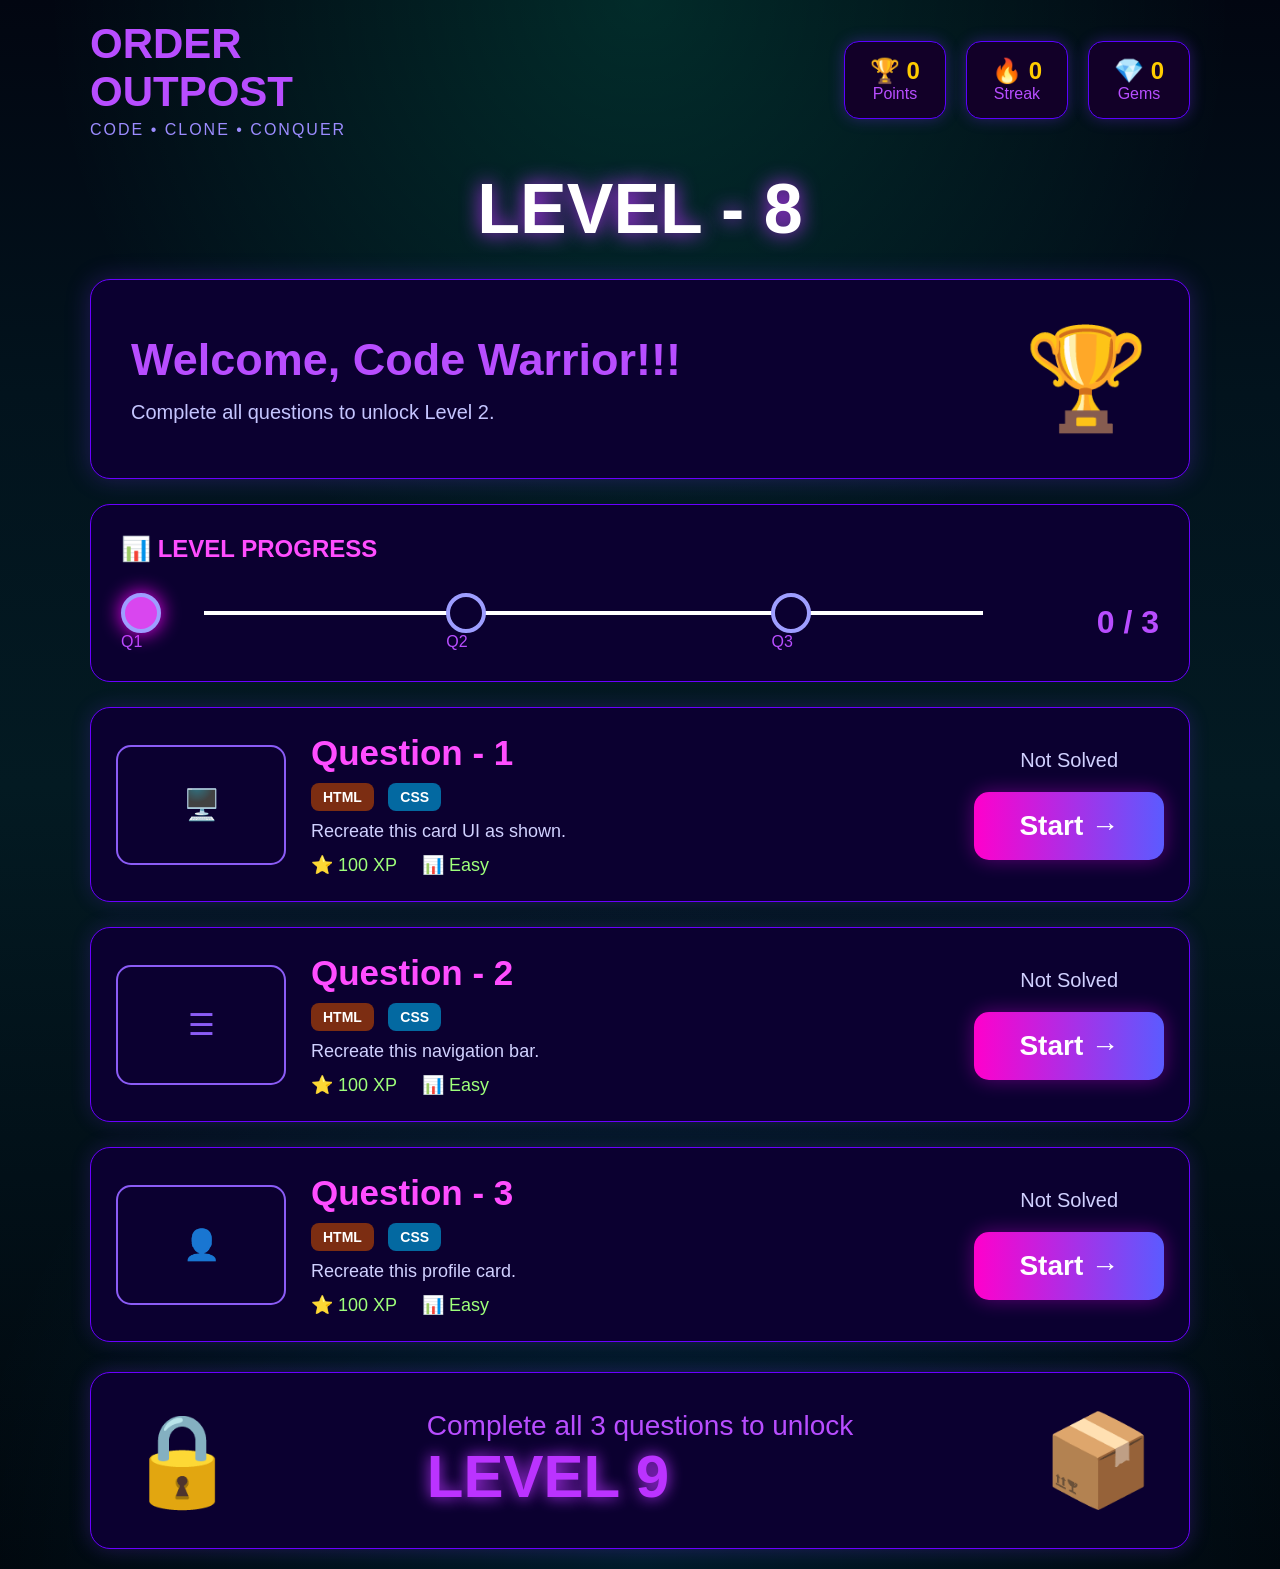
<file: index8.html>
<!DOCTYPE html>
<html lang="en">
<head>
  <meta charset="UTF-8" />
  <meta name="viewport" content="width=device-width, initial-scale=1.0"/>
  <title>Code Arena</title>

  <link rel="stylesheet" href="style.css">
  

</head>
<body>

  <div class="container">

    <div class="top-bar">

      <div class="logo">
        <h1>ORDER<span> <BR> OUTPOST</span></h1>
        <p>CODE • CLONE • CONQUER</p>
      </div>

      <div class="stats">

        <div class="stat-box">
          <h2>🏆 0</h2>
          <p>Points</p>
        </div>

        <div class="stat-box">
          <h2>🔥 0</h2>
          <p>Streak</p>
        </div>

        <div class="stat-box">
          <h2>💎 0</h2>
          <p>Gems</p>
        </div>

      </div>

    </div>

    <h1 class="level-title">LEVEL - 8</h1>

    <!-- WELCOME -->

    <div class="welcome">

      <div>
        <h1>Welcome, Code Warrior!!!</h1>
        <p>Complete all questions to unlock Level 2.</p>
      </div>

      <div class="trophy">🏆</div>

    </div>

    <!-- PROGRESS -->

    <div class="progress-box">

      <h2>📊 LEVEL PROGRESS</h2>

      <div class="progress-line">

        <div>
          <div class="circle active"></div>
          <p>Q1</p>
        </div>

        <div>
          <div class="circle"></div>
          <p>Q2</p>
        </div>

        <div>
          <div class="circle"></div>
          <p>Q3</p>
        </div>

        <h1>0 / 3</h1>

      </div>

    </div>

    <!-- QUESTION 1 -->

    <div class="question-card">

      <div class="left">

        <div class="preview">🖥️</div>

        <div class="question-info">

          <h2>Question - 1</h2>

          <div class="tags">
            <span class="tag html">HTML</span>
            <span class="tag css">CSS</span>
          </div>

          <p>Recreate this card UI as shown.</p>

          <div class="details">
            <span>⭐ 100 XP</span>
            <span>📊 Easy</span>
          </div>

        </div>

      </div>

      <div class="right">
        <p>Not Solved</p>
        <button>Start →</button>
      </div>

    </div>

    <!-- QUESTION 2 -->

    <div class="question-card">

      <div class="left">

        <div class="preview">☰</div>

        <div class="question-info">

          <h2>Question - 2</h2>

          <div class="tags">
            <span class="tag html">HTML</span>
            <span class="tag css">CSS</span>
          </div>

          <p>Recreate this navigation bar.</p>

          <div class="details">
            <span>⭐ 100 XP</span>
            <span>📊 Easy</span>
          </div>

        </div>

      </div>

      <div class="right">
        <p>Not Solved</p>
        <button>Start →</button>
      </div>

    </div>

    <!-- QUESTION 3 -->

    <div class="question-card">

      <div class="left">

        <div class="preview">👤</div>

        <div class="question-info">

          <h2>Question - 3</h2>

          <div class="tags">
            <span class="tag html">HTML</span>
            <span class="tag css">CSS</span>
          </div>

          <p>Recreate this profile card.</p>

          <div class="details">
            <span>⭐ 100 XP</span>
            <span>📊 Easy</span>
          </div>

        </div>

      </div>

      <div class="right">
        <p>Not Solved</p>
        <button>Start →</button>
      </div>

    </div>

    <!-- LEVEL 2 -->

    <div class="level2">

      <div class="lock">🔒</div>

      <div>
        <p style="font-size:28px;">Complete all 3 questions to unlock</p>
        <h1>LEVEL 9</h1>
      </div>

      <div class="chest">📦</div>

    </div>

  </div>
<script src="java.js"></script>
</body>
</html>
</file>
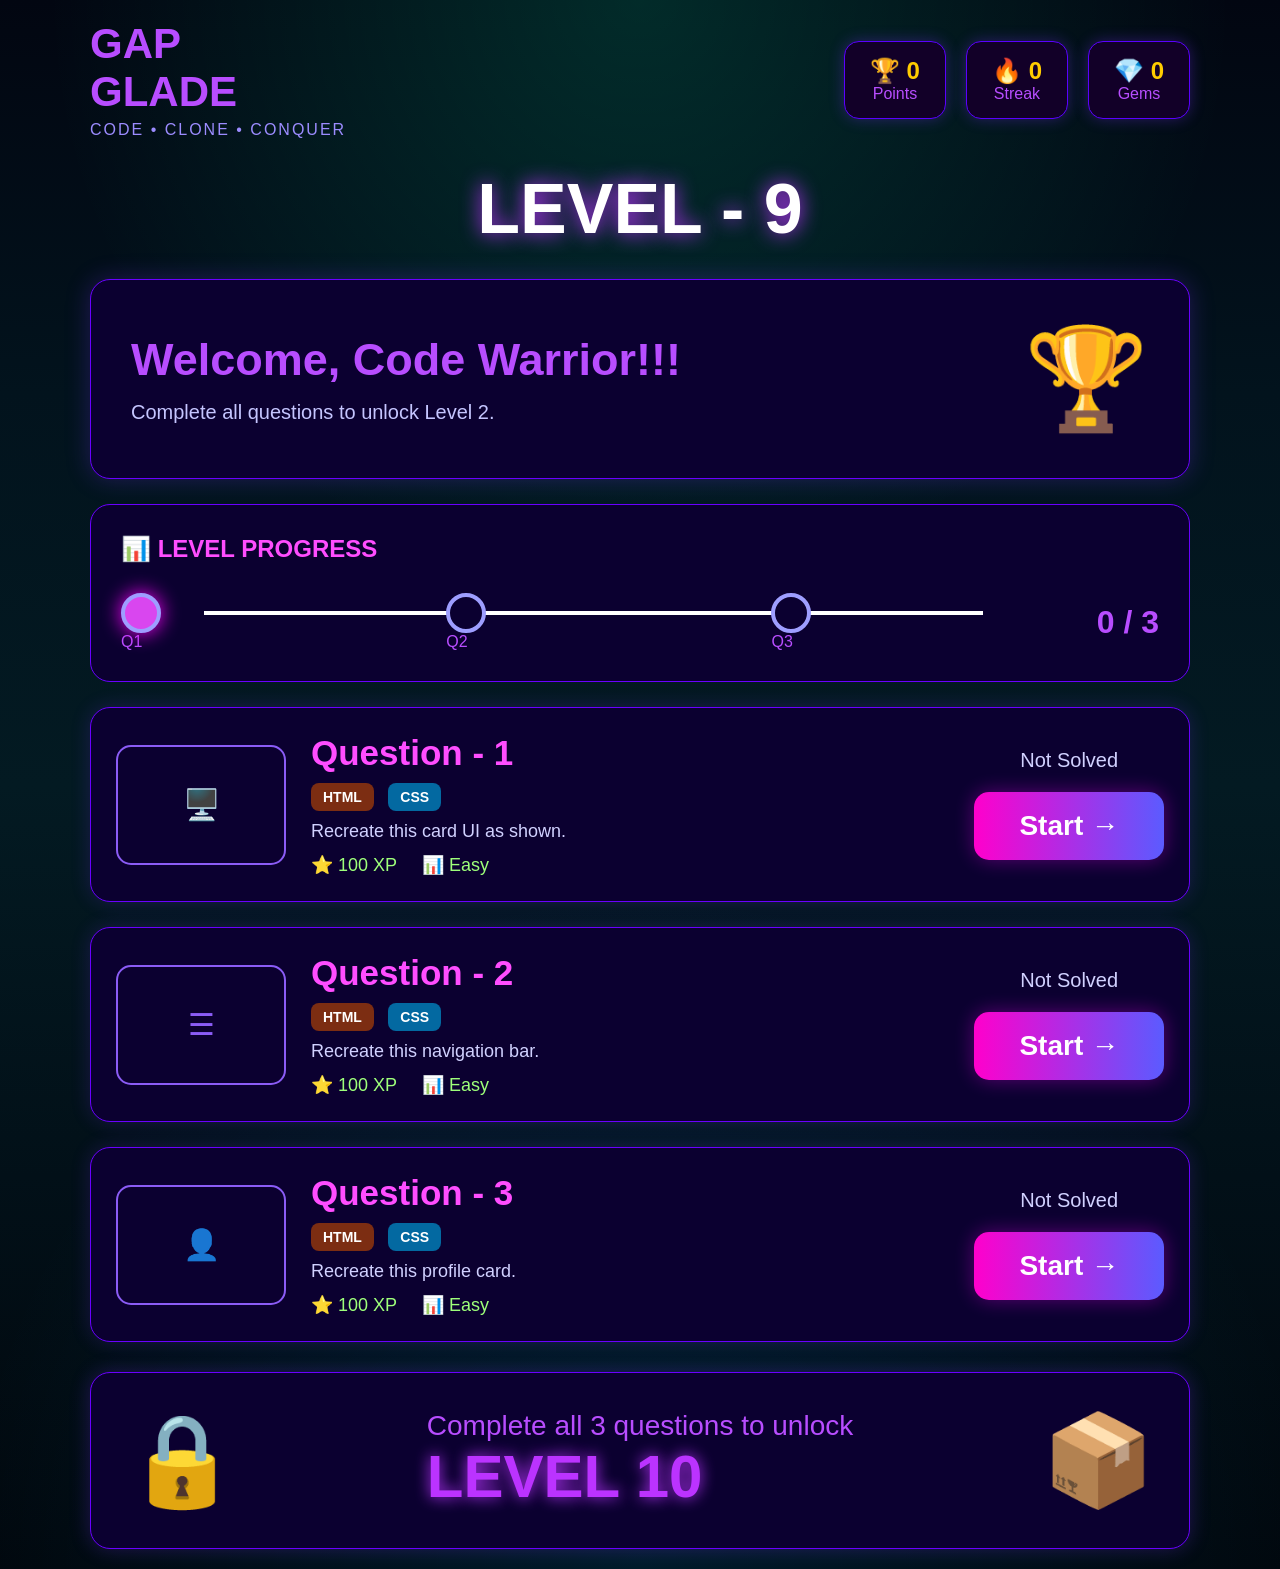
<file: index9.html>
<!DOCTYPE html>
<html lang="en">
<head>
  <meta charset="UTF-8" />
  <meta name="viewport" content="width=device-width, initial-scale=1.0"/>
  <title>Code Arena</title>

  <link rel="stylesheet" href="style.css">
  

</head>
<body>

  <div class="container">

    <div class="top-bar">

      <div class="logo">
        <h1>GAP<span> <BR> GLADE</span></h1>
        <p>CODE • CLONE • CONQUER</p>
      </div>

      <div class="stats">

        <div class="stat-box">
          <h2>🏆 0</h2>
          <p>Points</p>
        </div>

        <div class="stat-box">
          <h2>🔥 0</h2>
          <p>Streak</p>
        </div>

        <div class="stat-box">
          <h2>💎 0</h2>
          <p>Gems</p>
        </div>

      </div>

    </div>

    <h1 class="level-title">LEVEL - 9</h1>

    <!-- WELCOME -->

    <div class="welcome">

      <div>
        <h1>Welcome, Code Warrior!!!</h1>
        <p>Complete all questions to unlock Level 2.</p>
      </div>

      <div class="trophy">🏆</div>

    </div>

    <!-- PROGRESS -->

    <div class="progress-box">

      <h2>📊 LEVEL PROGRESS</h2>

      <div class="progress-line">

        <div>
          <div class="circle active"></div>
          <p>Q1</p>
        </div>

        <div>
          <div class="circle"></div>
          <p>Q2</p>
        </div>

        <div>
          <div class="circle"></div>
          <p>Q3</p>
        </div>

        <h1>0 / 3</h1>

      </div>

    </div>

    <!-- QUESTION 1 -->

    <div class="question-card">

      <div class="left">

        <div class="preview">🖥️</div>

        <div class="question-info">

          <h2>Question - 1</h2>

          <div class="tags">
            <span class="tag html">HTML</span>
            <span class="tag css">CSS</span>
          </div>

          <p>Recreate this card UI as shown.</p>

          <div class="details">
            <span>⭐ 100 XP</span>
            <span>📊 Easy</span>
          </div>

        </div>

      </div>

      <div class="right">
        <p>Not Solved</p>
        <button>Start →</button>
      </div>

    </div>

    <!-- QUESTION 2 -->

    <div class="question-card">

      <div class="left">

        <div class="preview">☰</div>

        <div class="question-info">

          <h2>Question - 2</h2>

          <div class="tags">
            <span class="tag html">HTML</span>
            <span class="tag css">CSS</span>
          </div>

          <p>Recreate this navigation bar.</p>

          <div class="details">
            <span>⭐ 100 XP</span>
            <span>📊 Easy</span>
          </div>

        </div>

      </div>

      <div class="right">
        <p>Not Solved</p>
        <button>Start →</button>
      </div>

    </div>

    <!-- QUESTION 3 -->

    <div class="question-card">

      <div class="left">

        <div class="preview">👤</div>

        <div class="question-info">

          <h2>Question - 3</h2>

          <div class="tags">
            <span class="tag html">HTML</span>
            <span class="tag css">CSS</span>
          </div>

          <p>Recreate this profile card.</p>

          <div class="details">
            <span>⭐ 100 XP</span>
            <span>📊 Easy</span>
          </div>

        </div>

      </div>

      <div class="right">
        <p>Not Solved</p>
        <button>Start →</button>
      </div>

    </div>

    <!-- LEVEL 2 -->

    <div class="level2">

      <div class="lock">🔒</div>

      <div>
        <p style="font-size:28px;">Complete all 3 questions to unlock</p>
        <h1>LEVEL 10</h1>
      </div>

      <div class="chest">📦</div>

    </div>

  </div>
<script src="java.js"></script>
</body>
</html>
</file>
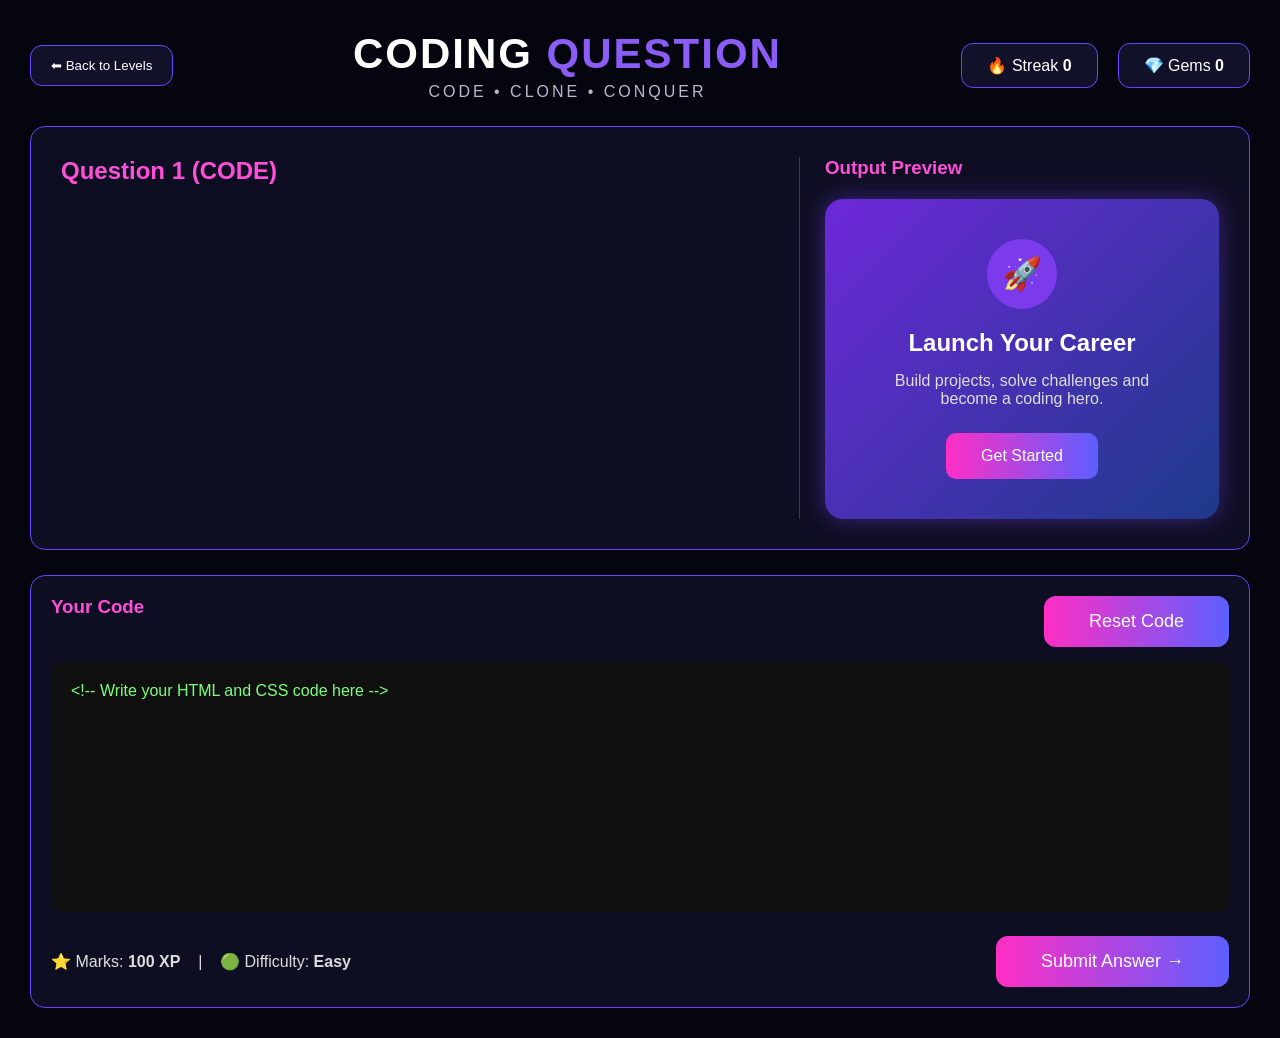
<file: qcode.html>
<!DOCTYPE html>
<html lang="en">
<head>
<meta charset="UTF-8">
<meta name="viewport" content="width=device-width, initial-scale=1.0">
<title>Code Arena</title>
<link rel="stylesheet" href="qcode.css">
</head>

<body>

<div class="container">

<div class="header">

<button class="back-btn">⬅ Back to Levels</button>

<div class="logo">
<h1>CODING <span>QUESTION</span></h1>
<p>CODE • CLONE • CONQUER</p>
</div>

<div class="stats">
<div class="box">🔥 Streak <b>0</b></div>
<div class="box">💎 Gems <b>0</b></div>
</div>

</div>

<div class="main-card">

<div class="left">

<h2>
Question 1
<span class="t">(CODE)</span>

</h2>
<!--
<p>Recreate the following card UI as shown.</p>

<h3 style="margin-top:25px;">Requirements</h3>

<ul>
<li>The card should have a gradient background.</li>
<li>It should contain an icon, title, description and button.</li>
<li>The button should have a hover effect.</li>
<li>Use only HTML and CSS.</li>
</ul>-->

</div>

<div class="preview">

<h3>Output Preview</h3>

<div class="card">

<div class="icon">🚀</div>

<h2>Launch Your Career</h2>

<p>Build projects, solve challenges and become a coding hero.</p>

<button>Get Started</button>

</div>

</div>

</div>

<div class="code-section">

<div class="code-header">
<h3>Your Code</h3>
<h3><button class="code">Reset Code</button></h3>
</div>

<textarea class="text">
<!-- Write your HTML and CSS code here -->
</textarea>

<div class="footer">



<div class="info">
⭐ Marks: <b>100 XP</b> &nbsp;&nbsp; | &nbsp;&nbsp;
🟢 Difficulty: <b>Easy</b>
</div>

<button class="submit">
Submit Answer →
</button>

</div>

</div>

</div>
<script src="qcode.js"></script>

</body>
</html>
</file>
<file: style.css>
*{
      margin:0;
      padding:0;
      box-sizing:border-box;
      font-family:Arial, Helvetica, sans-serif;
    }

    body{
      
    margin:0;
    min-height:100vh;
    
    background:
    radial-gradient(circle at top, rgba(0,255,180,0.15), transparent 35%),
    radial-gradient(circle at bottom, rgba(0,180,255,0.12), transparent 40%),
    linear-gradient(
        180deg,
        #020611 0%,
        #02131d 25%,
        #031a22 50%,
        #021018 75%,
        #01070d 100%
    );

    background-color:#020812;
    color:white;

      padding:20px;
    }
      


    .container{
      max-width:1100px;
      margin:auto;
    }

    /* HEADER */

    .top-bar{
      display:flex;
      justify-content:space-between;
      align-items:center;
      margin-bottom:30px;
    }

    .logo h1{
      font-size:42px;
      font-weight:bold;
    

    
      color:#b84dff;
    }


    .logo p{
      color:#9c8cff;
      margin-top:5px;
      letter-spacing:2px;
    }

    .stats{
      display:flex;
      gap:20px;
    }

    .stat-box{
      background:#120028;
      border:1px solid #5a00ff;
      padding:15px 25px;
      border-radius:15px;
      text-align:center;
      box-shadow:0 0 15px #7b2cff55;
      color:#b84dff;
    }

    .stat-box h2{
      color:#ffcc00;
    }

    /* LEVEL TITLE */

    .level-title{
      text-align:center;
      font-size:70px;
      margin-bottom:30px;
      color:white;
      text-shadow:0 0 20px #bb33ff;
    }

    /* WELCOME CARD */

    .welcome{
      background:#0b0030;
      border:1px solid #6a00ff;
      border-radius:20px;
      padding:40px;
      display:flex;
      justify-content:space-between;
      align-items:center;
      margin-bottom:25px;
      box-shadow:0 0 25px #7d2cff44;
    }

    .welcome h1{
      font-size:45px;
      margin-bottom:15px;
      color:#b84dff;
    }

    .welcome p{
      color:#c5c5ff;
      font-size:20px;
    }

    .trophy{
      font-size:100px;
    }

    /* PROGRESS */

    .progress-box{
      background:#0b0030;
      border:1px solid #6a00ff;
      border-radius:20px;
      padding:30px;
      margin-bottom:25px;
    }

    .progress-box h2{
      color:#ff4dff;
      margin-bottom:30px;
    }

    .progress-line{
      display:flex;
      justify-content:space-between;
      align-items:center;
      position:relative;
      color:#b84dff;
    }

    .progress-line::before{
      content:"";
      position:absolute;
      top:18px;
      left:8%;
      width:75%;
      height:4px;
      background:white;
      z-index:0;
    }

    .circle{
      width:40px;
      height:40px;
      border-radius:50%;
      border:4px solid #9e9eff;
      background:#0b0030;
      position:relative;
      z-index:2;
    }

    .active{
      background:#d946ef;
      box-shadow:0 0 20px #ff00ff;
    }

    /* QUESTION CARD */

    .question-card{
      background:#0b0030;
      border:1px solid #6a00ff;
      border-radius:20px;
      padding:25px;
      display:flex;
      justify-content:space-between;
      align-items:center;
      margin-bottom:25px;
      box-shadow:0 0 20px #7b2cff33;
    }

    .left{
      display:flex;
      gap:25px;
      align-items:center;
    }

    .preview{
      width:170px;
      height:120px;
      border:2px solid #8b5cf6;
      border-radius:15px;
      display:flex;
      justify-content:center;
      align-items:center;
      color:#8b5cf6;
      font-size:30px;
    }

    .question-info h2{
      color:#ff4dff;
      margin-bottom:10px;
      font-size:35px;
    }

    .tags{
      margin-bottom:10px;
    }

    .tag{
      display:inline-block;
      padding:6px 12px;
      border-radius:8px;
      margin-right:10px;
      font-size:14px;
      font-weight:bold;
    }

    .html{
      background:#7c2d12;
    }

    .css{
      background:#0369a1;
    }

    .question-info p{
      color:#d1d1ff;
      margin-bottom:12px;
      font-size:18px;
    }

    .details{
      display:flex;
      gap:25px;
      color:#9eff7a;
      font-size:18px;
    }

    .right{
      text-align:center;
    }

    .right p{
      margin-bottom:20px;
      color:#d1d1ff;
      font-size:20px;
    }

    button{
      padding:18px 45px;
      border:none;
      border-radius:15px;
      font-size:28px;
      font-weight:bold;
      color:white;
      cursor:pointer;
      background:linear-gradient(to right,#ff00cc,#5b5bff);
      box-shadow:0 0 20px #ff00ff55;
      transition:0.3s;
    }

    button:hover{
      transform:scale(1.05);
    }

    /* LEVEL 2 */

    .level2{
      background:#0b0030;
      border:1px solid #6a00ff;
      border-radius:20px;
      padding:35px;
      display:flex;
      justify-content:space-between;
      align-items:center;
      margin-top:30px;
      box-shadow:0 0 20px #7d2cff44;
      color:#b84dff;
    }

    .level2 h1{
      font-size:60px;
      color:#bb33ff;
      text-shadow:0 0 15px #bb33ff;
    }

    .lock{
      font-size:90px;
    }

    .chest{
      font-size:90px;
    }

    @media(max-width:900px){

      .question-card,
      .welcome,
      .level2,
      .top-bar{
        flex-direction:column;
        gap:20px;
        text-align:center;
      }

      .left{
        flex-direction:column;
      }

      .stats{
        flex-wrap:wrap;
        justify-content:center;
      }

      .level-title{
        font-size:50px;
      }
    }
</file>
<file: qcode.css>
*{
    margin:0;
    padding:0;
    box-sizing:border-box;
    font-family:Arial, Helvetica, sans-serif;
}

body{
    background:#050510;
    color:#fff;
    padding:30px;
}

.container{
    max-width:1400px;
    margin:auto;
}

/* Header */

.header{
    display:flex;
    justify-content:space-between;
    align-items:center;
    margin-bottom:25px;
}

.back-btn{
    padding:12px 20px;
    border:1px solid #6d42ff;
    border-radius:12px;
    background:#111129;
    color:white;
    cursor:pointer;
}

.logo{
    text-align:center;
}

.logo h1{
    font-size:42px;
    letter-spacing:2px;
}

.logo span{
    color:#8b5cf6;
}

.logo p{
    color:#b8b8d1;
    margin-top:5px;
    letter-spacing:3px;
}

.stats{
    display:flex;
    gap:20px;
}

.box{
    background:#111129;
    border:1px solid #6d42ff;
    padding:12px 25px;
    border-radius:12px;
}

/* Main Card */

.main-card{
    display:grid;
    grid-template-columns:1fr 420px;
    gap:25px;
    background:#0e0e23;
    border:1px solid #6d42ff;
    border-radius:15px;
    padding:30px;
}

.left h2{
    color:#ff4fd8;
    margin-bottom:20px;
}

.tag{
    display:inline-block;
    padding:5px 10px;
    border-radius:6px;
    font-size:13px;
    margin-left:10px;
}

.html{
    background:#ff6b35;
}

.css{
    background:#3b82f6;
}

.left p{
    color:#d0d0d0;
    margin:15px 0;
}

.left ul{
    margin-left:20px;
    line-height:35px;
}

/* Preview */

.preview{
    border-left:1px solid #373767;
    padding-left:25px;
}

.preview h3{
    margin-bottom:20px;
    color:#ff4fd8;
}

.card{
    background:linear-gradient(135deg,#6d28d9,#1e3a8a);
    border-radius:18px;
    padding:40px;
    text-align:center;
    box-shadow:0 0 25px rgba(130,70,255,.4);
}

.icon{
    width:70px;
    height:70px;
    border-radius:50%;
    background:#7c3aed;
    display:flex;
    align-items:center;
    justify-content:center;
    margin:auto;
    font-size:32px;
}

.card h2{
    margin:20px 0 15px;
}

.card p{
    color:#ddd;
    margin-bottom:25px;
}

.card button{
    padding:14px 35px;
    border:none;
    border-radius:10px;
    background:linear-gradient(to right,#ff2ec4,#5d5fff);
    color:white;
    font-size:16px;
    cursor:pointer;
    transition:.3s;
}

.card button:hover{
    transform:scale(1.08);
    box-shadow:0 0 20px #9d4edd;
}

/* Code Area */

.code-section{
    margin-top:25px;
    background:#0e0e23;
    border:1px solid #6d42ff;
    border-radius:15px;
    padding:20px;
}

.code-header{
    display:flex;
    justify-content:space-between;
    margin-bottom:15px;
    color:#ff4fd8;
}

textarea{
    width:100%;
    height:250px;
    background:#101010;
    color:#7cff7c;
    border:none;
    outline:none;
    padding:20px;
    border-radius:10px;
    font-size:16px;
    resize:none;
}

/* Footer */

.footer{
    display:flex;
    justify-content:space-between;
    align-items:center;
    margin-top:20px;
}

.help{
    background:#111129;
    border:1px solid #6d42ff;
    padding:15px 20px;
    border-radius:12px;
}

.info{
    color:#ddd;
}

.submit ,
.code{
    padding:15px 45px;
    border:none;
    border-radius:12px;
    background:linear-gradient(to right,#ff2ec4,#5d5fff);
    color:white;
    font-size:18px;
    cursor:pointer;
    transition:.3s;
}


.code:hover,
.submit:hover{
    transform:scale(1.05);
}

@media(max-width:900px){

.main-card{
grid-template-columns:1fr;
}

.preview{
border-left:none;
padding-left:0;
}

.header{
flex-direction:column;
gap:20px;
}

.footer{
flex-direction:column;
gap:20px;
}
}
</file>
